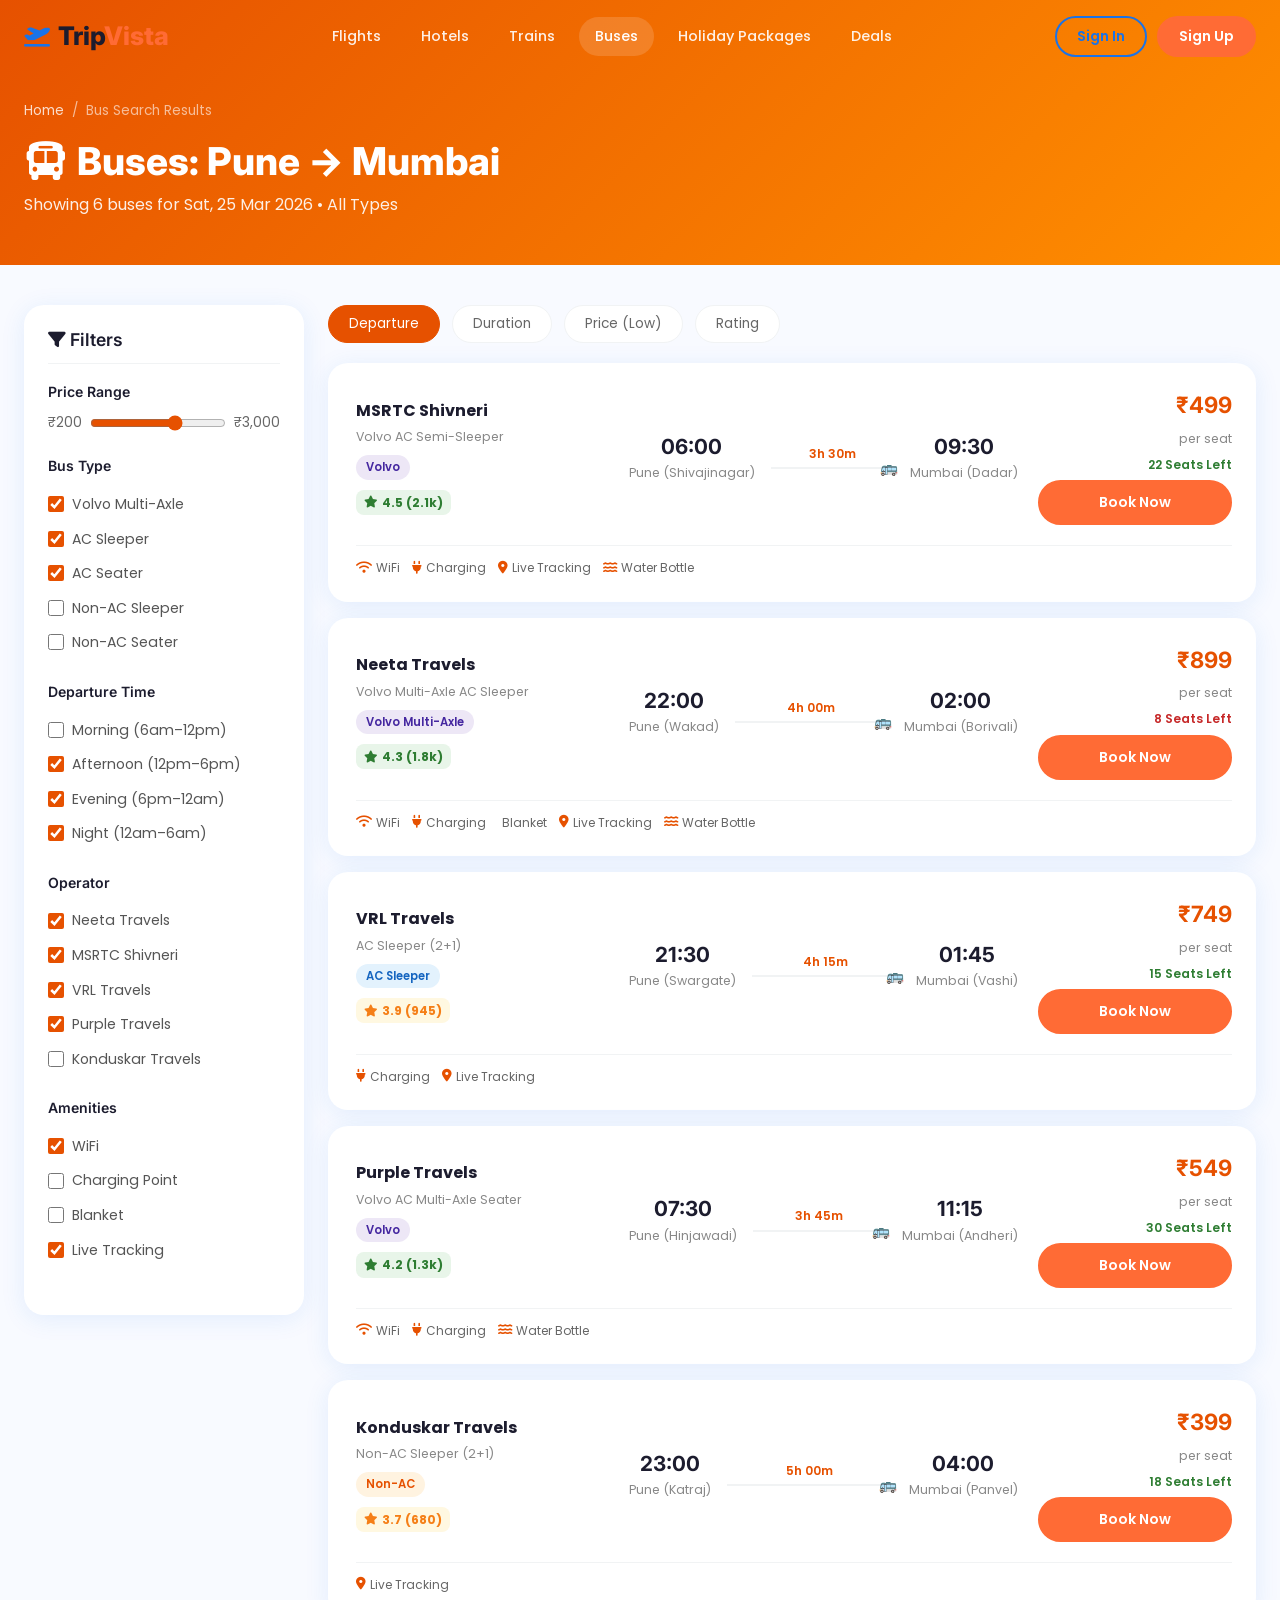
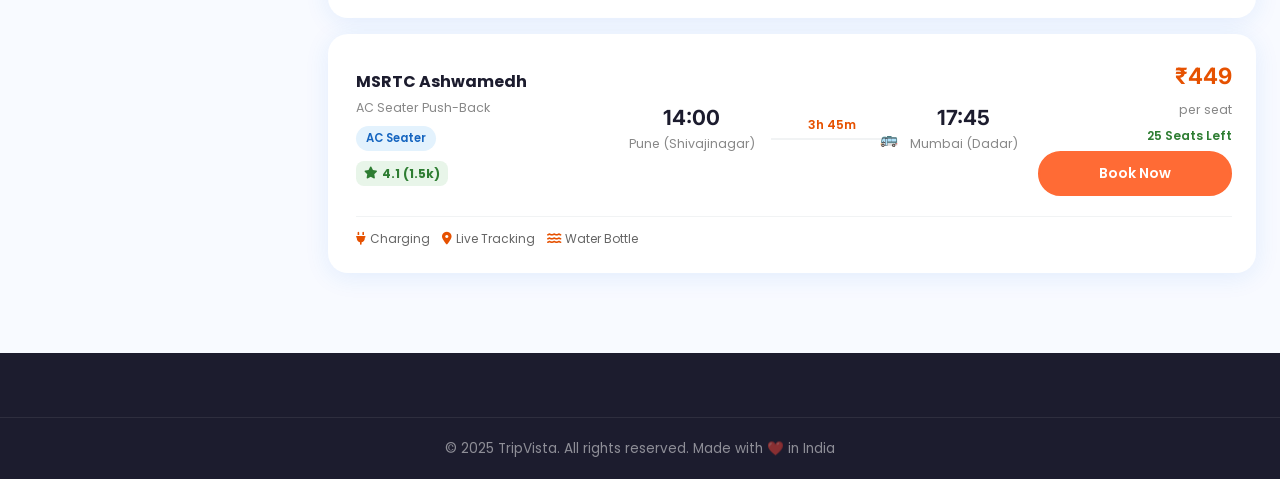
<file: tripvista/pages/buses.html>
<!DOCTYPE html>
<html lang="en">
<head>
  <meta charset="UTF-8" />
  <meta name="viewport" content="width=device-width, initial-scale=1.0" />
  <title>Bus Search Results — TripVista</title>
  <meta name="description" content="Search and book bus tickets on TripVista. 1000+ operators, AC sleeper, Volvo multi-axle buses with live tracking and instant e-tickets." />
  <link rel="preconnect" href="https://fonts.googleapis.com" />
  <link rel="preconnect" href="https://fonts.gstatic.com" crossorigin />
  <link href="https://fonts.googleapis.com/css2?family=Inter:wght@400;500;600;700;800;900&family=Poppins:wght@300;400;500;600;700&display=swap" rel="stylesheet" />
  <link rel="stylesheet" href="https://cdnjs.cloudflare.com/ajax/libs/font-awesome/6.5.1/css/all.min.css" />
  <link rel="stylesheet" href="../css/style.css" />
  <style>
    .page-header {
      background: linear-gradient(135deg, #E65100, #FF8F00);
      color: #fff; padding: 100px 0 48px;
    }
    .page-header h1 { font-size: clamp(1.8rem, 3vw, 2.5rem); margin-bottom: 8px; }
    .page-header p { color: rgba(255,255,255,0.9); }
    .breadcrumb { display: flex; gap: 8px; font-size: 0.85rem; color: rgba(255,255,255,0.6); margin-bottom: 16px; }
    .breadcrumb a { color: rgba(255,255,255,0.8); }
    .breadcrumb a:hover { color: #fff; }

    .results-layout {
      display: grid; grid-template-columns: 280px 1fr; gap: 24px; padding: 40px 0 80px;
    }
    .filters {
      background: #fff; border-radius: var(--radius-lg); padding: 24px;
      box-shadow: var(--card-shadow); height: fit-content; position: sticky; top: 90px;
    }
    .filters h3 { font-size: 1.1rem; margin-bottom: 20px; padding-bottom: 12px; border-bottom: 1px solid var(--bg-alt); }
    .filter-group { margin-bottom: 24px; }
    .filter-group h4 { font-size: 0.88rem; font-weight: 600; color: var(--dark); margin-bottom: 12px; }
    .filter-group label {
      display: flex; align-items: center; gap: 8px; padding: 6px 0;
      font-size: 0.88rem; color: #555; cursor: pointer;
    }
    .filter-group input[type="checkbox"] { accent-color: #E65100; width: 16px; height: 16px; }
    .price-range { display: flex; align-items: center; gap: 8px; font-size: 0.85rem; color: #666; }
    .price-range input[type="range"] { flex: 1; accent-color: #E65100; }

    .results-list { display: flex; flex-direction: column; gap: 16px; }

    .sort-bar { display: flex; gap: 12px; margin-bottom: 20px; flex-wrap: wrap; }
    .sort-btn {
      padding: 8px 20px; border-radius: var(--radius-full); border: 1px solid var(--bg-alt);
      background: #fff; font-family: var(--font-body); font-size: 0.85rem;
      cursor: pointer; transition: var(--transition-fast); color: #666;
    }
    .sort-btn:hover, .sort-btn.active { background: #E65100; color: #fff; border-color: #E65100; }

    .bus-card {
      background: #fff; border-radius: var(--radius-lg); padding: 24px;
      box-shadow: var(--card-shadow); display: grid;
      grid-template-columns: 1.3fr 2fr 1fr; gap: 20px; align-items: center;
      transition: var(--transition); border-left: 4px solid transparent;
    }
    .bus-card:hover { border-left-color: #E65100; box-shadow: var(--card-shadow-hover); transform: translateY(-2px); }

    .bus-info { display: flex; flex-direction: column; gap: 4px; }
    .bus-operator { font-weight: 700; font-size: 1rem; color: var(--dark); }
    .bus-type-label { font-size: 0.78rem; color: #888; }
    .bus-type-badge {
      display: inline-block; padding: 3px 10px; border-radius: var(--radius-full);
      font-size: 0.72rem; font-weight: 600; margin-top: 4px; width: fit-content;
    }
    .bus-type-badge--volvo { background: #EDE7F6; color: #4527A0; }
    .bus-type-badge--ac { background: #E3F2FD; color: #1565C0; }
    .bus-type-badge--nonac { background: #FFF3E0; color: #E65100; }
    .bus-type-badge--sleeper { background: #F3E5F5; color: #7B1FA2; }

    .bus-rating {
      display: inline-flex; align-items: center; gap: 4px;
      padding: 3px 8px; border-radius: var(--radius-sm);
      font-size: 0.75rem; font-weight: 700; margin-top: 6px; width: fit-content;
    }
    .bus-rating--high { background: #E8F5E9; color: #2E7D32; }
    .bus-rating--mid { background: #FFF8E1; color: #F57F17; }

    .journey-info {
      display: flex; align-items: center; gap: 16px; justify-content: center;
    }
    .time-block { text-align: center; }
    .time { font-size: 1.3rem; font-weight: 700; font-family: var(--font-head); }
    .city-name { font-size: 0.78rem; color: #888; }
    .bus-path {
      flex: 1; display: flex; flex-direction: column; align-items: center; gap: 4px;
    }
    .bus-path .duration { font-size: 0.75rem; color: #E65100; font-weight: 600; }
    .bus-path .line {
      width: 100%; height: 2px; background: var(--bg-alt); position: relative;
    }
    .bus-path .line::after {
      content: '🚌'; position: absolute; right: -4px; top: -10px; font-size: 0.9rem;
    }

    .price-block { text-align: right; display: flex; flex-direction: column; gap: 6px; }
    .price-block .price {
      font-size: 1.4rem; font-weight: 700; color: #E65100; font-family: var(--font-head);
    }
    .price-block small { font-size: 0.78rem; color: #888; }
    .seats-left {
      font-size: 0.75rem; color: #C62828; font-weight: 600;
    }
    .seats-left--plenty { color: #2E7D32; }

    .amenities-row {
      grid-column: 1 / -1; display: flex; gap: 12px; flex-wrap: wrap;
      padding-top: 12px; border-top: 1px solid var(--bg-alt);
    }
    .amenity {
      display: flex; align-items: center; gap: 4px; font-size: 0.75rem; color: #666;
    }
    .amenity i { color: #E65100; font-size: 0.8rem; }

    @media (max-width: 1024px) { .results-layout { grid-template-columns: 1fr; } .filters { position: static; } }
    @media (max-width: 768px) {
      .bus-card { grid-template-columns: 1fr; gap: 16px; text-align: center; }
      .price-block { text-align: center; align-items: center; }
      .journey-info { flex-direction: column; }
      .amenities-row { justify-content: center; }
    }
  </style>
</head>
<body>
  <header id="navbar" class="navbar scrolled">
    <div class="container navbar__inner">
      <a href="../index.html" class="navbar__logo" style="color: var(--dark);">
        <i class="fa-solid fa-plane-departure" style="color: var(--primary);"></i>
        <span>Trip<span class="logo-highlight">Vista</span></span>
      </a>
      <nav class="navbar__links">
        <a href="../index.html#hero" class="nav-link" data-tab="flights">Flights</a>
        <a href="../index.html#hero" class="nav-link" data-tab="hotels">Hotels</a>
        <a href="../index.html#hero" class="nav-link" data-tab="trains">Trains</a>
        <a href="../index.html#hero" class="nav-link active" data-tab="buses">Buses</a>
        <a href="../index.html#destinations" class="nav-link">Holiday Packages</a>
        <a href="../index.html#deals" class="nav-link">Deals</a>
      </nav>
      <div class="navbar__actions">
        <button class="btn btn-outline" style="color: var(--primary); border-color: var(--primary);">Sign In</button>
        <button class="btn btn-primary">Sign Up</button>
      </div>
      <button class="hamburger" id="hamburgerBtn" aria-label="Toggle Menu"><span style="background:var(--dark)"></span><span style="background:var(--dark)"></span><span style="background:var(--dark)"></span></button>
    </div>
  </header>

  <section class="page-header">
    <div class="container">
      <div class="breadcrumb">
        <a href="../index.html">Home</a> <span>/</span> <span>Bus Search Results</span>
      </div>
      <h1><i class="fa-solid fa-bus" style="margin-right: 10px;"></i>Buses: Pune → Mumbai</h1>
      <p>Showing 6 buses for Sat, 25 Mar 2026 • All Types</p>
    </div>
  </section>

  <div class="container">
    <div class="results-layout">
      <aside class="filters">
        <h3><i class="fa-solid fa-filter"></i> Filters</h3>
        <div class="filter-group">
          <h4>Price Range</h4>
          <div class="price-range">
            <span>₹200</span>
            <input type="range" min="200" max="3000" value="2000" />
            <span>₹3,000</span>
          </div>
        </div>
        <div class="filter-group">
          <h4>Bus Type</h4>
          <label><input type="checkbox" checked /> Volvo Multi-Axle</label>
          <label><input type="checkbox" checked /> AC Sleeper</label>
          <label><input type="checkbox" checked /> AC Seater</label>
          <label><input type="checkbox" /> Non-AC Sleeper</label>
          <label><input type="checkbox" /> Non-AC Seater</label>
        </div>
        <div class="filter-group">
          <h4>Departure Time</h4>
          <label><input type="checkbox" /> Morning (6am–12pm)</label>
          <label><input type="checkbox" checked /> Afternoon (12pm–6pm)</label>
          <label><input type="checkbox" checked /> Evening (6pm–12am)</label>
          <label><input type="checkbox" checked /> Night (12am–6am)</label>
        </div>
        <div class="filter-group">
          <h4>Operator</h4>
          <label><input type="checkbox" checked /> Neeta Travels</label>
          <label><input type="checkbox" checked /> MSRTC Shivneri</label>
          <label><input type="checkbox" checked /> VRL Travels</label>
          <label><input type="checkbox" checked /> Purple Travels</label>
          <label><input type="checkbox" /> Konduskar Travels</label>
        </div>
        <div class="filter-group">
          <h4>Amenities</h4>
          <label><input type="checkbox" checked /> WiFi</label>
          <label><input type="checkbox" /> Charging Point</label>
          <label><input type="checkbox" /> Blanket</label>
          <label><input type="checkbox" checked /> Live Tracking</label>
        </div>
      </aside>

      <div>
        <div class="sort-bar">
          <button class="sort-btn active">Departure</button>
          <button class="sort-btn">Duration</button>
          <button class="sort-btn">Price (Low)</button>
          <button class="sort-btn">Rating</button>
        </div>

        <div class="results-list">
          <!-- Bus 1 -->
          <div class="bus-card">
            <div class="bus-info">
              <span class="bus-operator">MSRTC Shivneri</span>
              <span class="bus-type-label">Volvo AC Semi-Sleeper</span>
              <span class="bus-type-badge bus-type-badge--volvo">Volvo</span>
              <span class="bus-rating bus-rating--high"><i class="fa-solid fa-star"></i> 4.5 (2.1k)</span>
            </div>
            <div class="journey-info">
              <div class="time-block">
                <div class="time">06:00</div>
                <div class="city-name">Pune (Shivajinagar)</div>
              </div>
              <div class="bus-path">
                <span class="duration">3h 30m</span>
                <div class="line"></div>
              </div>
              <div class="time-block">
                <div class="time">09:30</div>
                <div class="city-name">Mumbai (Dadar)</div>
              </div>
            </div>
            <div class="price-block">
              <div class="price">₹499</div>
              <small>per seat</small>
              <span class="seats-left seats-left--plenty">22 Seats Left</span>
              <button class="btn btn-primary btn--sm">Book Now</button>
            </div>
            <div class="amenities-row">
              <span class="amenity"><i class="fa-solid fa-wifi"></i> WiFi</span>
              <span class="amenity"><i class="fa-solid fa-plug"></i> Charging</span>
              <span class="amenity"><i class="fa-solid fa-location-dot"></i> Live Tracking</span>
              <span class="amenity"><i class="fa-solid fa-water"></i> Water Bottle</span>
            </div>
          </div>

          <!-- Bus 2 -->
          <div class="bus-card">
            <div class="bus-info">
              <span class="bus-operator">Neeta Travels</span>
              <span class="bus-type-label">Volvo Multi-Axle AC Sleeper</span>
              <span class="bus-type-badge bus-type-badge--volvo">Volvo Multi-Axle</span>
              <span class="bus-rating bus-rating--high"><i class="fa-solid fa-star"></i> 4.3 (1.8k)</span>
            </div>
            <div class="journey-info">
              <div class="time-block">
                <div class="time">22:00</div>
                <div class="city-name">Pune (Wakad)</div>
              </div>
              <div class="bus-path">
                <span class="duration">4h 00m</span>
                <div class="line"></div>
              </div>
              <div class="time-block">
                <div class="time">02:00</div>
                <div class="city-name">Mumbai (Borivali)</div>
              </div>
            </div>
            <div class="price-block">
              <div class="price">₹899</div>
              <small>per seat</small>
              <span class="seats-left">8 Seats Left</span>
              <button class="btn btn-primary btn--sm">Book Now</button>
            </div>
            <div class="amenities-row">
              <span class="amenity"><i class="fa-solid fa-wifi"></i> WiFi</span>
              <span class="amenity"><i class="fa-solid fa-plug"></i> Charging</span>
              <span class="amenity"><i class="fa-solid fa-blanket"></i> Blanket</span>
              <span class="amenity"><i class="fa-solid fa-location-dot"></i> Live Tracking</span>
              <span class="amenity"><i class="fa-solid fa-water"></i> Water Bottle</span>
            </div>
          </div>

          <!-- Bus 3 -->
          <div class="bus-card">
            <div class="bus-info">
              <span class="bus-operator">VRL Travels</span>
              <span class="bus-type-label">AC Sleeper (2+1)</span>
              <span class="bus-type-badge bus-type-badge--ac">AC Sleeper</span>
              <span class="bus-rating bus-rating--mid"><i class="fa-solid fa-star"></i> 3.9 (945)</span>
            </div>
            <div class="journey-info">
              <div class="time-block">
                <div class="time">21:30</div>
                <div class="city-name">Pune (Swargate)</div>
              </div>
              <div class="bus-path">
                <span class="duration">4h 15m</span>
                <div class="line"></div>
              </div>
              <div class="time-block">
                <div class="time">01:45</div>
                <div class="city-name">Mumbai (Vashi)</div>
              </div>
            </div>
            <div class="price-block">
              <div class="price">₹749</div>
              <small>per seat</small>
              <span class="seats-left seats-left--plenty">15 Seats Left</span>
              <button class="btn btn-primary btn--sm">Book Now</button>
            </div>
            <div class="amenities-row">
              <span class="amenity"><i class="fa-solid fa-plug"></i> Charging</span>
              <span class="amenity"><i class="fa-solid fa-location-dot"></i> Live Tracking</span>
            </div>
          </div>

          <!-- Bus 4 -->
          <div class="bus-card">
            <div class="bus-info">
              <span class="bus-operator">Purple Travels</span>
              <span class="bus-type-label">Volvo AC Multi-Axle Seater</span>
              <span class="bus-type-badge bus-type-badge--volvo">Volvo</span>
              <span class="bus-rating bus-rating--high"><i class="fa-solid fa-star"></i> 4.2 (1.3k)</span>
            </div>
            <div class="journey-info">
              <div class="time-block">
                <div class="time">07:30</div>
                <div class="city-name">Pune (Hinjawadi)</div>
              </div>
              <div class="bus-path">
                <span class="duration">3h 45m</span>
                <div class="line"></div>
              </div>
              <div class="time-block">
                <div class="time">11:15</div>
                <div class="city-name">Mumbai (Andheri)</div>
              </div>
            </div>
            <div class="price-block">
              <div class="price">₹549</div>
              <small>per seat</small>
              <span class="seats-left seats-left--plenty">30 Seats Left</span>
              <button class="btn btn-primary btn--sm">Book Now</button>
            </div>
            <div class="amenities-row">
              <span class="amenity"><i class="fa-solid fa-wifi"></i> WiFi</span>
              <span class="amenity"><i class="fa-solid fa-plug"></i> Charging</span>
              <span class="amenity"><i class="fa-solid fa-water"></i> Water Bottle</span>
            </div>
          </div>

          <!-- Bus 5 -->
          <div class="bus-card">
            <div class="bus-info">
              <span class="bus-operator">Konduskar Travels</span>
              <span class="bus-type-label">Non-AC Sleeper (2+1)</span>
              <span class="bus-type-badge bus-type-badge--nonac">Non-AC</span>
              <span class="bus-rating bus-rating--mid"><i class="fa-solid fa-star"></i> 3.7 (680)</span>
            </div>
            <div class="journey-info">
              <div class="time-block">
                <div class="time">23:00</div>
                <div class="city-name">Pune (Katraj)</div>
              </div>
              <div class="bus-path">
                <span class="duration">5h 00m</span>
                <div class="line"></div>
              </div>
              <div class="time-block">
                <div class="time">04:00</div>
                <div class="city-name">Mumbai (Panvel)</div>
              </div>
            </div>
            <div class="price-block">
              <div class="price">₹399</div>
              <small>per seat</small>
              <span class="seats-left seats-left--plenty">18 Seats Left</span>
              <button class="btn btn-primary btn--sm">Book Now</button>
            </div>
            <div class="amenities-row">
              <span class="amenity"><i class="fa-solid fa-location-dot"></i> Live Tracking</span>
            </div>
          </div>

          <!-- Bus 6 -->
          <div class="bus-card">
            <div class="bus-info">
              <span class="bus-operator">MSRTC Ashwamedh</span>
              <span class="bus-type-label">AC Seater Push-Back</span>
              <span class="bus-type-badge bus-type-badge--ac">AC Seater</span>
              <span class="bus-rating bus-rating--high"><i class="fa-solid fa-star"></i> 4.1 (1.5k)</span>
            </div>
            <div class="journey-info">
              <div class="time-block">
                <div class="time">14:00</div>
                <div class="city-name">Pune (Shivajinagar)</div>
              </div>
              <div class="bus-path">
                <span class="duration">3h 45m</span>
                <div class="line"></div>
              </div>
              <div class="time-block">
                <div class="time">17:45</div>
                <div class="city-name">Mumbai (Dadar)</div>
              </div>
            </div>
            <div class="price-block">
              <div class="price">₹449</div>
              <small>per seat</small>
              <span class="seats-left seats-left--plenty">25 Seats Left</span>
              <button class="btn btn-primary btn--sm">Book Now</button>
            </div>
            <div class="amenities-row">
              <span class="amenity"><i class="fa-solid fa-plug"></i> Charging</span>
              <span class="amenity"><i class="fa-solid fa-location-dot"></i> Live Tracking</span>
              <span class="amenity"><i class="fa-solid fa-water"></i> Water Bottle</span>
            </div>
          </div>
        </div>
      </div>
    </div>
  </div>

  <footer class="footer">
    <div class="footer__bottom">
      <div class="container">
        <p>&copy; 2025 TripVista. All rights reserved. Made with ❤️ in India</p>
      </div>
    </div>
  </footer>

  <button class="scroll-top" id="scrollTopBtn" aria-label="Scroll to top"><i class="fa-solid fa-arrow-up"></i></button>
  <script src="../js/main.js"></script>
</body>
</html>
</file>
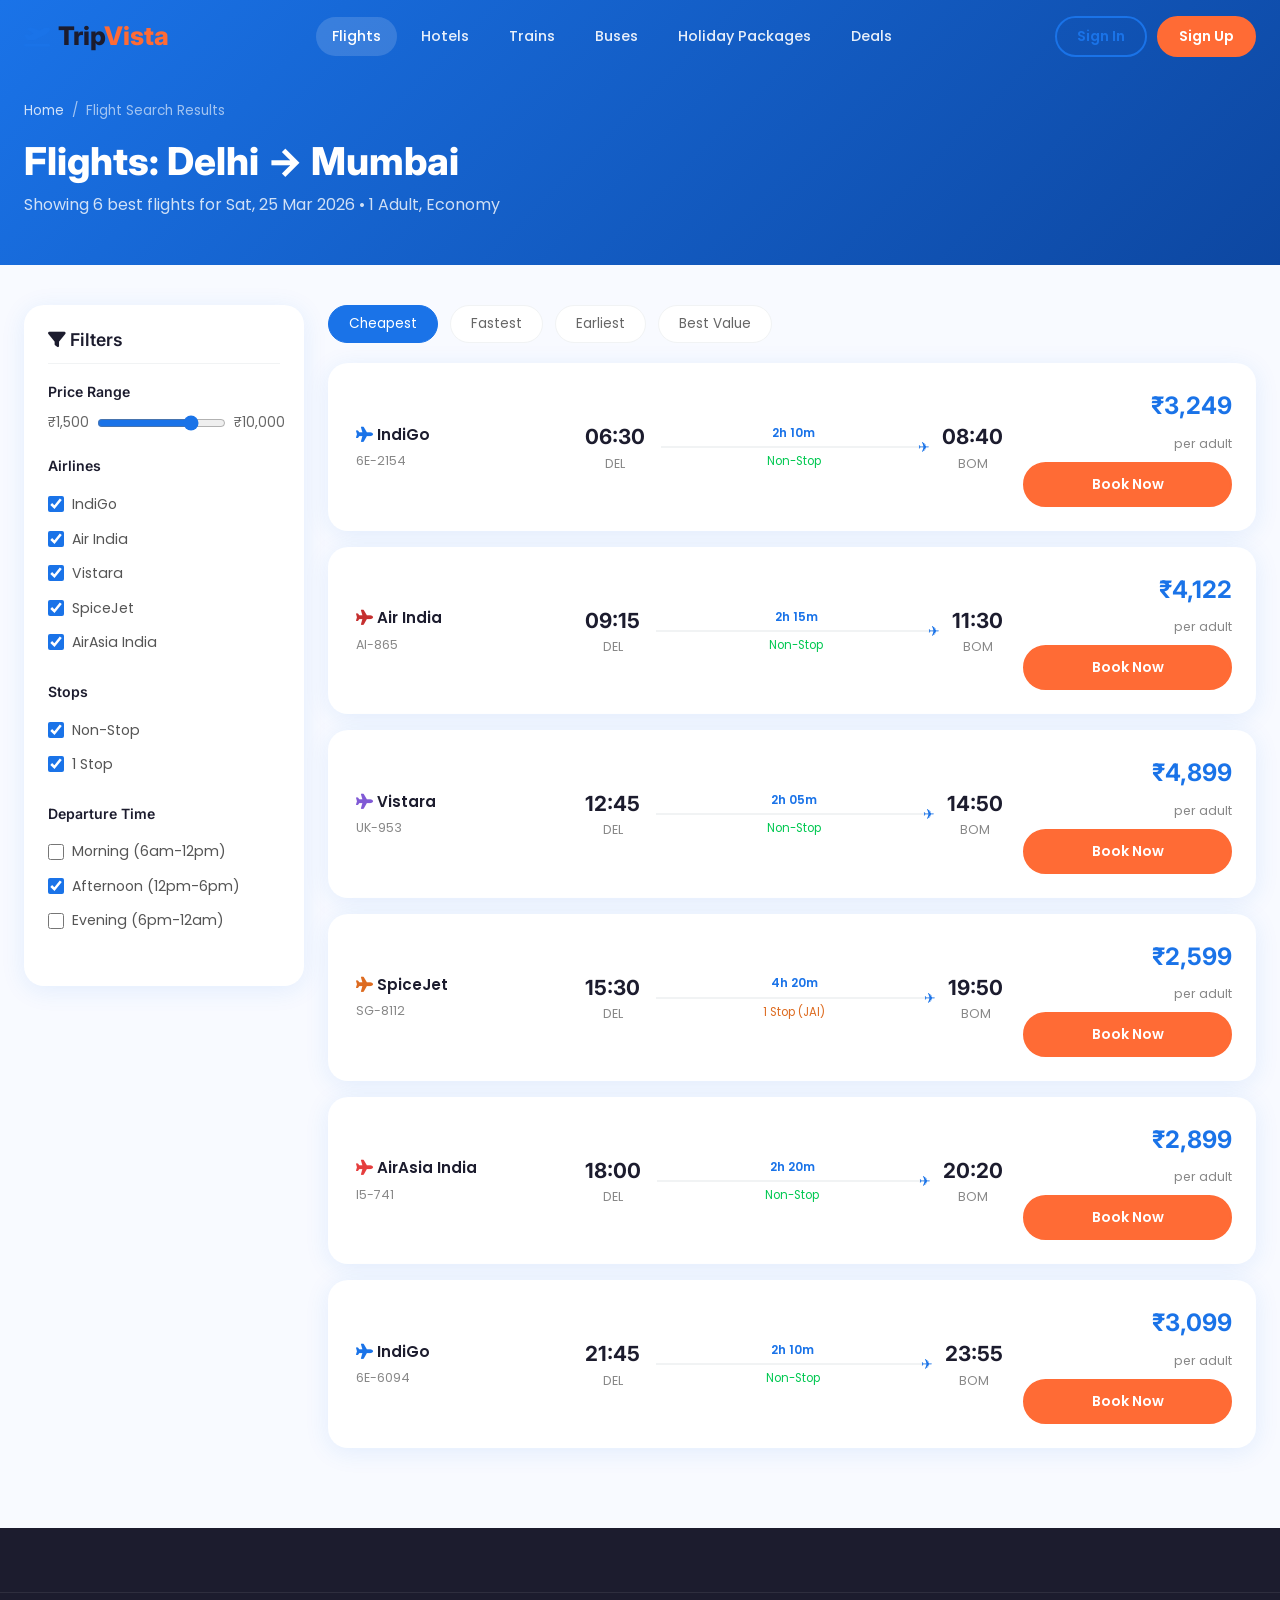
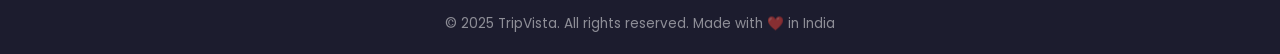
<file: tripvista/pages/flights.html>
<!DOCTYPE html>
<html lang="en">
<head>
  <meta charset="UTF-8" />
  <meta name="viewport" content="width=device-width, initial-scale=1.0" />
  <title>Flight Search Results — TripVista</title>
  <meta name="description" content="Search and compare cheap flights across 500+ routes. Book domestic and international flights at best prices on TripVista." />
  <link rel="preconnect" href="https://fonts.googleapis.com" />
  <link rel="preconnect" href="https://fonts.gstatic.com" crossorigin />
  <link href="https://fonts.googleapis.com/css2?family=Inter:wght@400;500;600;700;800;900&family=Poppins:wght@300;400;500;600;700&display=swap" rel="stylesheet" />
  <link rel="stylesheet" href="https://cdnjs.cloudflare.com/ajax/libs/font-awesome/6.5.1/css/all.min.css" />
  <link rel="stylesheet" href="../css/style.css" />
  <style>
    /* Page-specific styles for flight results */
    .page-header {
      background: linear-gradient(135deg, var(--primary), #0D47A1);
      color: #fff;
      padding: 100px 0 48px;
    }
    .page-header h1 { font-size: clamp(1.8rem, 3vw, 2.5rem); margin-bottom: 8px; }
    .page-header p { color: rgba(255,255,255,0.8); }
    .breadcrumb { display: flex; gap: 8px; font-size: 0.85rem; color: rgba(255,255,255,0.6); margin-bottom: 16px; }
    .breadcrumb a { color: rgba(255,255,255,0.8); }
    .breadcrumb a:hover { color: #fff; }

    .results-layout {
      display: grid;
      grid-template-columns: 280px 1fr;
      gap: 24px;
      padding: 40px 0 80px;
    }

    /* Filters sidebar */
    .filters {
      background: #fff;
      border-radius: var(--radius-lg);
      padding: 24px;
      box-shadow: var(--card-shadow);
      height: fit-content;
      position: sticky;
      top: 90px;
    }
    .filters h3 { font-size: 1.1rem; margin-bottom: 20px; padding-bottom: 12px; border-bottom: 1px solid var(--bg-alt); }
    .filter-group { margin-bottom: 24px; }
    .filter-group h4 { font-size: 0.88rem; font-weight: 600; color: var(--dark); margin-bottom: 12px; }
    .filter-group label {
      display: flex; align-items: center; gap: 8px; padding: 6px 0;
      font-size: 0.88rem; color: #555; cursor: pointer;
    }
    .filter-group input[type="checkbox"] { accent-color: var(--primary); width: 16px; height: 16px; }
    .price-range { display: flex; align-items: center; gap: 8px; font-size: 0.85rem; color: #666; }
    .price-range input[type="range"] { flex: 1; accent-color: var(--primary); }

    /* Flight result cards */
    .results-list { display: flex; flex-direction: column; gap: 16px; }
    .result-card {
      background: #fff; border-radius: var(--radius-lg); padding: 24px;
      box-shadow: var(--card-shadow); display: grid;
      grid-template-columns: 1fr 2fr 1fr; gap: 20px; align-items: center;
      transition: var(--transition); border-left: 4px solid transparent;
    }
    .result-card:hover { border-left-color: var(--primary); box-shadow: var(--card-shadow-hover); transform: translateY(-2px); }

    .airline-info { display: flex; flex-direction: column; gap: 4px; }
    .airline-name { font-weight: 600; font-size: 0.95rem; }
    .flight-number { font-size: 0.78rem; color: #888; }

    .flight-info {
      display: flex; align-items: center; gap: 16px; justify-content: center;
    }
    .time-block { text-align: center; }
    .time { font-size: 1.3rem; font-weight: 700; font-family: var(--font-head); }
    .city-code { font-size: 0.78rem; color: #888; }
    .flight-path {
      flex: 1; display: flex; flex-direction: column; align-items: center; gap: 4px; position: relative;
    }
    .flight-path .duration { font-size: 0.75rem; color: var(--primary); font-weight: 600; }
    .flight-path .line {
      width: 100%; height: 2px; background: var(--bg-alt); position: relative;
    }
    .flight-path .line::after {
      content: '✈'; position: absolute; right: -4px; top: -10px; font-size: 0.9rem; color: var(--primary);
    }
    .flight-path .stops { font-size: 0.72rem; color: var(--success); }

    .price-block { text-align: right; display: flex; flex-direction: column; gap: 8px; }
    .price-block .price { font-size: 1.5rem; font-weight: 700; color: var(--primary); font-family: var(--font-head); }
    .price-block small { font-size: 0.78rem; color: #888; }

    .sort-bar {
      display: flex; gap: 12px; margin-bottom: 20px; flex-wrap: wrap;
    }
    .sort-btn {
      padding: 8px 20px; border-radius: var(--radius-full); border: 1px solid var(--bg-alt);
      background: #fff; font-family: var(--font-body); font-size: 0.85rem;
      cursor: pointer; transition: var(--transition-fast); color: #666;
    }
    .sort-btn:hover, .sort-btn.active {
      background: var(--primary); color: #fff; border-color: var(--primary);
    }

    @media (max-width: 1024px) {
      .results-layout { grid-template-columns: 1fr; }
      .filters { position: static; }
    }
    @media (max-width: 768px) {
      .result-card { grid-template-columns: 1fr; gap: 16px; text-align: center; }
      .price-block { text-align: center; }
      .flight-info { flex-direction: column; }
    }
  </style>
</head>
<body>
  <!-- Navigation -->
  <header id="navbar" class="navbar scrolled">
    <div class="container navbar__inner">
      <a href="../index.html" class="navbar__logo" style="color: var(--dark);">
        <i class="fa-solid fa-plane-departure" style="color: var(--primary);"></i>
        <span>Trip<span class="logo-highlight">Vista</span></span>
      </a>
      <nav class="navbar__links">
        <a href="../index.html#hero" class="nav-link active">Flights</a>
        <a href="../index.html#hero" class="nav-link">Hotels</a>
        <a href="../index.html#hero" class="nav-link">Trains</a>
        <a href="../index.html#hero" class="nav-link">Buses</a>
        <a href="../index.html#destinations" class="nav-link">Holiday Packages</a>
        <a href="../index.html#deals" class="nav-link">Deals</a>
      </nav>
      <div class="navbar__actions">
        <button class="btn btn-outline" style="color: var(--primary); border-color: var(--primary);">Sign In</button>
        <button class="btn btn-primary">Sign Up</button>
      </div>
      <button class="hamburger" id="hamburgerBtn" aria-label="Toggle Menu"><span style="background:var(--dark)"></span><span style="background:var(--dark)"></span><span style="background:var(--dark)"></span></button>
    </div>
  </header>

  <!-- Page Header -->
  <section class="page-header">
    <div class="container">
      <div class="breadcrumb">
        <a href="../index.html">Home</a> <span>/</span> <span>Flight Search Results</span>
      </div>
      <h1>Flights: Delhi → Mumbai</h1>
      <p>Showing 6 best flights for Sat, 25 Mar 2026 • 1 Adult, Economy</p>
    </div>
  </section>

  <!-- Results -->
  <div class="container">
    <div class="results-layout">
      <!-- Sidebar Filters -->
      <aside class="filters">
        <h3><i class="fa-solid fa-filter"></i> Filters</h3>

        <div class="filter-group">
          <h4>Price Range</h4>
          <div class="price-range">
            <span>₹1,500</span>
            <input type="range" min="1500" max="10000" value="8000" />
            <span>₹10,000</span>
          </div>
        </div>

        <div class="filter-group">
          <h4>Airlines</h4>
          <label><input type="checkbox" checked /> IndiGo</label>
          <label><input type="checkbox" checked /> Air India</label>
          <label><input type="checkbox" checked /> Vistara</label>
          <label><input type="checkbox" checked /> SpiceJet</label>
          <label><input type="checkbox" checked /> AirAsia India</label>
        </div>

        <div class="filter-group">
          <h4>Stops</h4>
          <label><input type="checkbox" checked /> Non-Stop</label>
          <label><input type="checkbox" checked /> 1 Stop</label>
        </div>

        <div class="filter-group">
          <h4>Departure Time</h4>
          <label><input type="checkbox" /> Morning (6am-12pm)</label>
          <label><input type="checkbox" checked /> Afternoon (12pm-6pm)</label>
          <label><input type="checkbox" /> Evening (6pm-12am)</label>
        </div>
      </aside>

      <!-- Results List -->
      <div>
        <div class="sort-bar">
          <button class="sort-btn active">Cheapest</button>
          <button class="sort-btn">Fastest</button>
          <button class="sort-btn">Earliest</button>
          <button class="sort-btn">Best Value</button>
        </div>

        <div class="results-list">
          <!-- Result 1 -->
          <div class="result-card">
            <div class="airline-info">
              <span class="airline-name"><i class="fa-solid fa-plane" style="color:var(--primary);"></i> IndiGo</span>
              <span class="flight-number">6E-2154</span>
            </div>
            <div class="flight-info">
              <div class="time-block">
                <div class="time">06:30</div>
                <div class="city-code">DEL</div>
              </div>
              <div class="flight-path">
                <span class="duration">2h 10m</span>
                <div class="line"></div>
                <span class="stops">Non-Stop</span>
              </div>
              <div class="time-block">
                <div class="time">08:40</div>
                <div class="city-code">BOM</div>
              </div>
            </div>
            <div class="price-block">
              <div class="price">₹3,249</div>
              <small>per adult</small>
              <button class="btn btn-primary btn--sm">Book Now</button>
            </div>
          </div>

          <!-- Result 2 -->
          <div class="result-card">
            <div class="airline-info">
              <span class="airline-name"><i class="fa-solid fa-plane" style="color:#C53030;"></i> Air India</span>
              <span class="flight-number">AI-865</span>
            </div>
            <div class="flight-info">
              <div class="time-block">
                <div class="time">09:15</div>
                <div class="city-code">DEL</div>
              </div>
              <div class="flight-path">
                <span class="duration">2h 15m</span>
                <div class="line"></div>
                <span class="stops">Non-Stop</span>
              </div>
              <div class="time-block">
                <div class="time">11:30</div>
                <div class="city-code">BOM</div>
              </div>
            </div>
            <div class="price-block">
              <div class="price">₹4,122</div>
              <small>per adult</small>
              <button class="btn btn-primary btn--sm">Book Now</button>
            </div>
          </div>

          <!-- Result 3 -->
          <div class="result-card">
            <div class="airline-info">
              <span class="airline-name"><i class="fa-solid fa-plane" style="color:#805AD5;"></i> Vistara</span>
              <span class="flight-number">UK-953</span>
            </div>
            <div class="flight-info">
              <div class="time-block">
                <div class="time">12:45</div>
                <div class="city-code">DEL</div>
              </div>
              <div class="flight-path">
                <span class="duration">2h 05m</span>
                <div class="line"></div>
                <span class="stops">Non-Stop</span>
              </div>
              <div class="time-block">
                <div class="time">14:50</div>
                <div class="city-code">BOM</div>
              </div>
            </div>
            <div class="price-block">
              <div class="price">₹4,899</div>
              <small>per adult</small>
              <button class="btn btn-primary btn--sm">Book Now</button>
            </div>
          </div>

          <!-- Result 4 -->
          <div class="result-card">
            <div class="airline-info">
              <span class="airline-name"><i class="fa-solid fa-plane" style="color:#DD6B20;"></i> SpiceJet</span>
              <span class="flight-number">SG-8112</span>
            </div>
            <div class="flight-info">
              <div class="time-block">
                <div class="time">15:30</div>
                <div class="city-code">DEL</div>
              </div>
              <div class="flight-path">
                <span class="duration">4h 20m</span>
                <div class="line"></div>
                <span class="stops" style="color:#DD6B20;">1 Stop (JAI)</span>
              </div>
              <div class="time-block">
                <div class="time">19:50</div>
                <div class="city-code">BOM</div>
              </div>
            </div>
            <div class="price-block">
              <div class="price">₹2,599</div>
              <small>per adult</small>
              <button class="btn btn-primary btn--sm">Book Now</button>
            </div>
          </div>

          <!-- Result 5 -->
          <div class="result-card">
            <div class="airline-info">
              <span class="airline-name"><i class="fa-solid fa-plane" style="color:#E53E3E;"></i> AirAsia India</span>
              <span class="flight-number">I5-741</span>
            </div>
            <div class="flight-info">
              <div class="time-block">
                <div class="time">18:00</div>
                <div class="city-code">DEL</div>
              </div>
              <div class="flight-path">
                <span class="duration">2h 20m</span>
                <div class="line"></div>
                <span class="stops">Non-Stop</span>
              </div>
              <div class="time-block">
                <div class="time">20:20</div>
                <div class="city-code">BOM</div>
              </div>
            </div>
            <div class="price-block">
              <div class="price">₹2,899</div>
              <small>per adult</small>
              <button class="btn btn-primary btn--sm">Book Now</button>
            </div>
          </div>

          <!-- Result 6 -->
          <div class="result-card">
            <div class="airline-info">
              <span class="airline-name"><i class="fa-solid fa-plane" style="color:var(--primary);"></i> IndiGo</span>
              <span class="flight-number">6E-6094</span>
            </div>
            <div class="flight-info">
              <div class="time-block">
                <div class="time">21:45</div>
                <div class="city-code">DEL</div>
              </div>
              <div class="flight-path">
                <span class="duration">2h 10m</span>
                <div class="line"></div>
                <span class="stops">Non-Stop</span>
              </div>
              <div class="time-block">
                <div class="time">23:55</div>
                <div class="city-code">BOM</div>
              </div>
            </div>
            <div class="price-block">
              <div class="price">₹3,099</div>
              <small>per adult</small>
              <button class="btn btn-primary btn--sm">Book Now</button>
            </div>
          </div>
        </div>
      </div>
    </div>
  </div>

  <!-- Footer (simplified) -->
  <footer class="footer">
    <div class="footer__bottom">
      <div class="container">
        <p>&copy; 2025 TripVista. All rights reserved. Made with ❤️ in India</p>
      </div>
    </div>
  </footer>

  <button class="scroll-top" id="scrollTopBtn" aria-label="Scroll to top"><i class="fa-solid fa-arrow-up"></i></button>
  <script src="../js/main.js"></script>
</body>
</html>
</file>
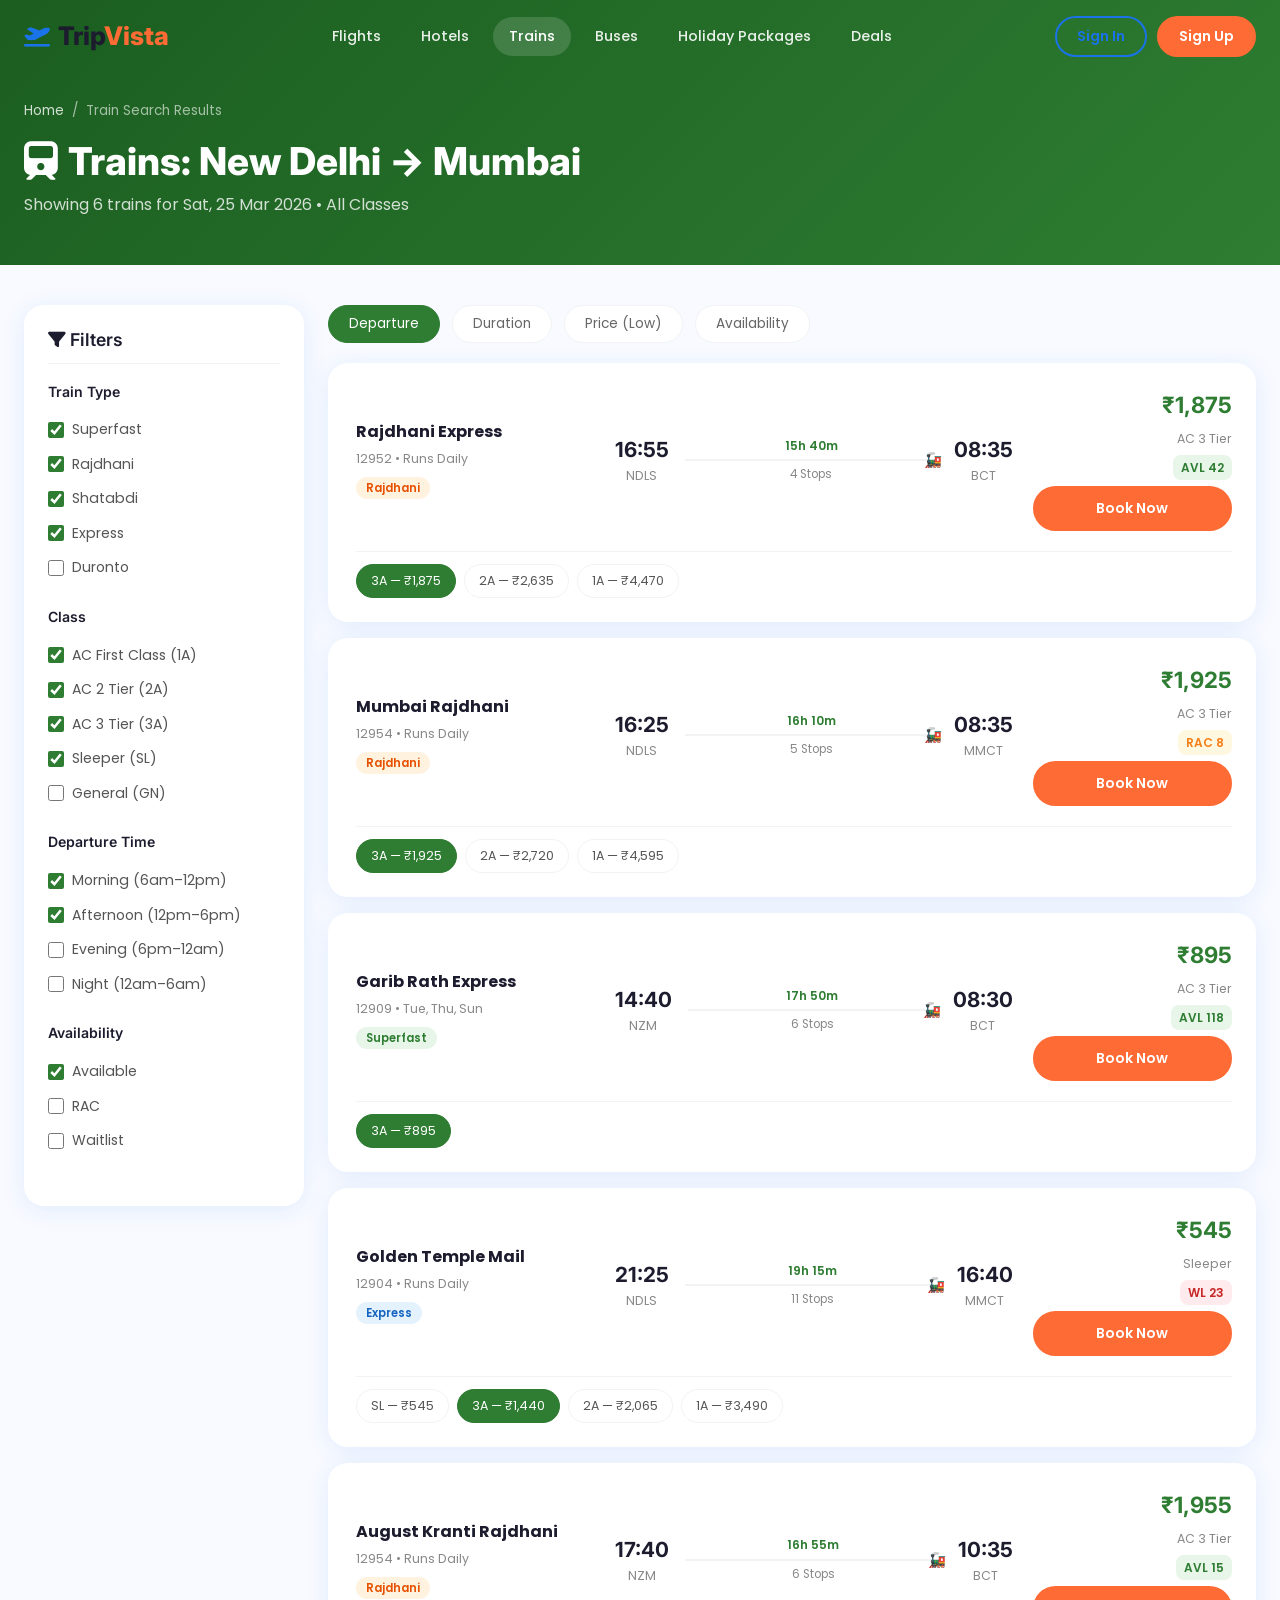
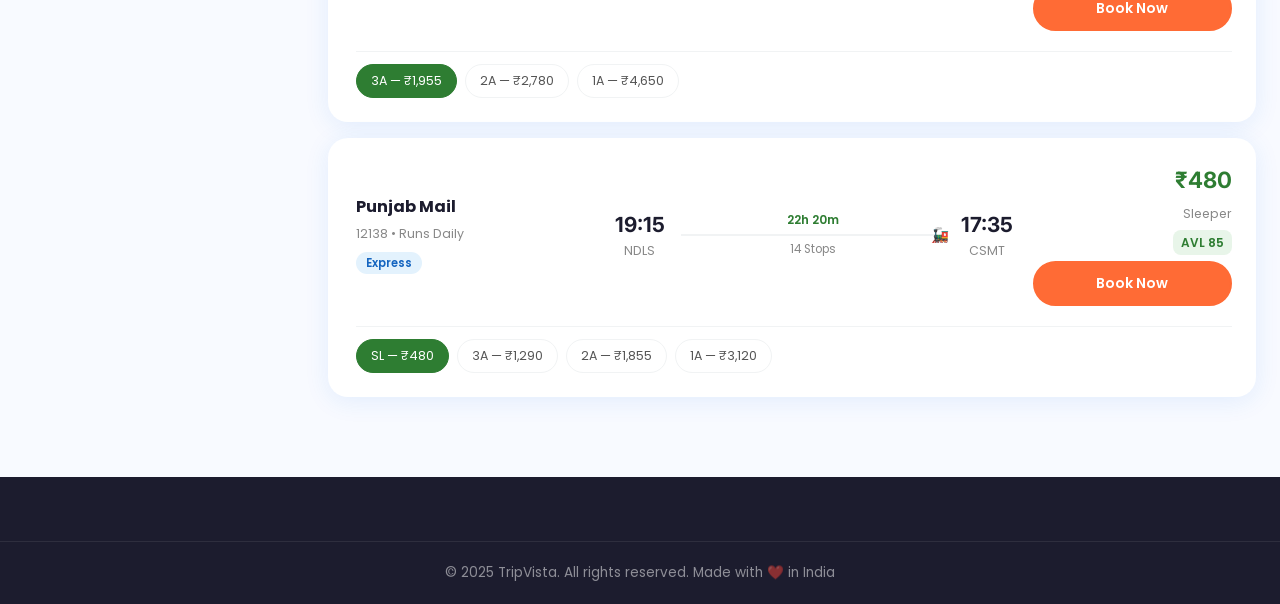
<file: tripvista/pages/trains.html>
<!DOCTYPE html>
<html lang="en">
<head>
  <meta charset="UTF-8" />
  <meta name="viewport" content="width=device-width, initial-scale=1.0" />
  <title>Train Search Results — TripVista</title>
  <meta name="description" content="Search and book IRCTC train tickets on TripVista. Tatkal, premium quota availability. Live PNR status and instant e-tickets." />
  <link rel="preconnect" href="https://fonts.googleapis.com" />
  <link rel="preconnect" href="https://fonts.gstatic.com" crossorigin />
  <link href="https://fonts.googleapis.com/css2?family=Inter:wght@400;500;600;700;800;900&family=Poppins:wght@300;400;500;600;700&display=swap" rel="stylesheet" />
  <link rel="stylesheet" href="https://cdnjs.cloudflare.com/ajax/libs/font-awesome/6.5.1/css/all.min.css" />
  <link rel="stylesheet" href="../css/style.css" />
  <style>
    .page-header {
      background: linear-gradient(135deg, #1B5E20, #2E7D32);
      color: #fff; padding: 100px 0 48px;
    }
    .page-header h1 { font-size: clamp(1.8rem, 3vw, 2.5rem); margin-bottom: 8px; }
    .page-header p { color: rgba(255,255,255,0.8); }
    .breadcrumb { display: flex; gap: 8px; font-size: 0.85rem; color: rgba(255,255,255,0.6); margin-bottom: 16px; }
    .breadcrumb a { color: rgba(255,255,255,0.8); }
    .breadcrumb a:hover { color: #fff; }

    .results-layout {
      display: grid; grid-template-columns: 280px 1fr; gap: 24px; padding: 40px 0 80px;
    }
    .filters {
      background: #fff; border-radius: var(--radius-lg); padding: 24px;
      box-shadow: var(--card-shadow); height: fit-content; position: sticky; top: 90px;
    }
    .filters h3 { font-size: 1.1rem; margin-bottom: 20px; padding-bottom: 12px; border-bottom: 1px solid var(--bg-alt); }
    .filter-group { margin-bottom: 24px; }
    .filter-group h4 { font-size: 0.88rem; font-weight: 600; color: var(--dark); margin-bottom: 12px; }
    .filter-group label {
      display: flex; align-items: center; gap: 8px; padding: 6px 0;
      font-size: 0.88rem; color: #555; cursor: pointer;
    }
    .filter-group input[type="checkbox"] { accent-color: #2E7D32; width: 16px; height: 16px; }

    .results-list { display: flex; flex-direction: column; gap: 16px; }

    .sort-bar { display: flex; gap: 12px; margin-bottom: 20px; flex-wrap: wrap; }
    .sort-btn {
      padding: 8px 20px; border-radius: var(--radius-full); border: 1px solid var(--bg-alt);
      background: #fff; font-family: var(--font-body); font-size: 0.85rem;
      cursor: pointer; transition: var(--transition-fast); color: #666;
    }
    .sort-btn:hover, .sort-btn.active { background: #2E7D32; color: #fff; border-color: #2E7D32; }

    .train-card {
      background: #fff; border-radius: var(--radius-lg); padding: 24px;
      box-shadow: var(--card-shadow); display: grid;
      grid-template-columns: 1.2fr 2fr 1fr; gap: 20px; align-items: center;
      transition: var(--transition); border-left: 4px solid transparent;
    }
    .train-card:hover { border-left-color: #2E7D32; box-shadow: var(--card-shadow-hover); transform: translateY(-2px); }

    .train-info { display: flex; flex-direction: column; gap: 4px; }
    .train-name { font-weight: 700; font-size: 1rem; color: var(--dark); }
    .train-number { font-size: 0.78rem; color: #888; }
    .train-type {
      display: inline-block; padding: 2px 10px; border-radius: var(--radius-full);
      font-size: 0.72rem; font-weight: 600; margin-top: 4px; width: fit-content;
    }
    .train-type--sf { background: #E8F5E9; color: #2E7D32; }
    .train-type--raj { background: #FFF3E0; color: #E65100; }
    .train-type--exp { background: #E3F2FD; color: #1565C0; }
    .train-type--shatabdi { background: #FCE4EC; color: #C62828; }

    .journey-info {
      display: flex; align-items: center; gap: 16px; justify-content: center;
    }
    .time-block { text-align: center; }
    .time { font-size: 1.3rem; font-weight: 700; font-family: var(--font-head); }
    .station-code { font-size: 0.78rem; color: #888; }
    .train-path {
      flex: 1; display: flex; flex-direction: column; align-items: center; gap: 4px;
    }
    .train-path .duration { font-size: 0.75rem; color: #2E7D32; font-weight: 600; }
    .train-path .line {
      width: 100%; height: 2px; background: var(--bg-alt); position: relative;
    }
    .train-path .line::after {
      content: '🚂'; position: absolute; right: -4px; top: -10px; font-size: 0.9rem;
    }
    .train-path .stops { font-size: 0.72rem; color: #888; }

    .availability-block { text-align: right; display: flex; flex-direction: column; gap: 6px; }
    .availability-block .price {
      font-size: 1.4rem; font-weight: 700; color: #2E7D32; font-family: var(--font-head);
    }
    .availability-block small { font-size: 0.78rem; color: #888; }
    .seat-avail {
      font-size: 0.75rem; padding: 3px 8px; border-radius: var(--radius-sm);
      font-weight: 600; display: inline-block; width: fit-content; margin-left: auto;
    }
    .seat-avail--available { background: #E8F5E9; color: #2E7D32; }
    .seat-avail--rac { background: #FFF8E1; color: #F57F17; }
    .seat-avail--wl { background: #FFEBEE; color: #C62828; }

    .classes-row {
      grid-column: 1 / -1; display: flex; gap: 8px; flex-wrap: wrap;
      padding-top: 12px; border-top: 1px solid var(--bg-alt);
    }
    .class-chip {
      padding: 6px 14px; border-radius: var(--radius-full); font-size: 0.78rem;
      border: 1px solid var(--bg-alt); cursor: pointer; transition: var(--transition-fast);
      background: #fff; color: #555;
    }
    .class-chip:hover, .class-chip.active { background: #2E7D32; color: #fff; border-color: #2E7D32; }

    @media (max-width: 1024px) { .results-layout { grid-template-columns: 1fr; } .filters { position: static; } }
    @media (max-width: 768px) {
      .train-card { grid-template-columns: 1fr; gap: 16px; text-align: center; }
      .availability-block { text-align: center; align-items: center; }
      .journey-info { flex-direction: column; }
      .classes-row { justify-content: center; }
    }
  </style>
</head>
<body>
  <header id="navbar" class="navbar scrolled">
    <div class="container navbar__inner">
      <a href="../index.html" class="navbar__logo" style="color: var(--dark);">
        <i class="fa-solid fa-plane-departure" style="color: var(--primary);"></i>
        <span>Trip<span class="logo-highlight">Vista</span></span>
      </a>
      <nav class="navbar__links">
        <a href="../index.html#hero" class="nav-link" data-tab="flights">Flights</a>
        <a href="../index.html#hero" class="nav-link" data-tab="hotels">Hotels</a>
        <a href="../index.html#hero" class="nav-link active" data-tab="trains">Trains</a>
        <a href="../index.html#hero" class="nav-link" data-tab="buses">Buses</a>
        <a href="../index.html#destinations" class="nav-link">Holiday Packages</a>
        <a href="../index.html#deals" class="nav-link">Deals</a>
      </nav>
      <div class="navbar__actions">
        <button class="btn btn-outline" style="color: var(--primary); border-color: var(--primary);">Sign In</button>
        <button class="btn btn-primary">Sign Up</button>
      </div>
      <button class="hamburger" id="hamburgerBtn" aria-label="Toggle Menu"><span style="background:var(--dark)"></span><span style="background:var(--dark)"></span><span style="background:var(--dark)"></span></button>
    </div>
  </header>

  <section class="page-header">
    <div class="container">
      <div class="breadcrumb">
        <a href="../index.html">Home</a> <span>/</span> <span>Train Search Results</span>
      </div>
      <h1><i class="fa-solid fa-train" style="margin-right: 10px;"></i>Trains: New Delhi → Mumbai</h1>
      <p>Showing 6 trains for Sat, 25 Mar 2026 • All Classes</p>
    </div>
  </section>

  <div class="container">
    <div class="results-layout">
      <aside class="filters">
        <h3><i class="fa-solid fa-filter"></i> Filters</h3>
        <div class="filter-group">
          <h4>Train Type</h4>
          <label><input type="checkbox" checked /> Superfast</label>
          <label><input type="checkbox" checked /> Rajdhani</label>
          <label><input type="checkbox" checked /> Shatabdi</label>
          <label><input type="checkbox" checked /> Express</label>
          <label><input type="checkbox" /> Duronto</label>
        </div>
        <div class="filter-group">
          <h4>Class</h4>
          <label><input type="checkbox" checked /> AC First Class (1A)</label>
          <label><input type="checkbox" checked /> AC 2 Tier (2A)</label>
          <label><input type="checkbox" checked /> AC 3 Tier (3A)</label>
          <label><input type="checkbox" checked /> Sleeper (SL)</label>
          <label><input type="checkbox" /> General (GN)</label>
        </div>
        <div class="filter-group">
          <h4>Departure Time</h4>
          <label><input type="checkbox" checked /> Morning (6am–12pm)</label>
          <label><input type="checkbox" checked /> Afternoon (12pm–6pm)</label>
          <label><input type="checkbox" /> Evening (6pm–12am)</label>
          <label><input type="checkbox" /> Night (12am–6am)</label>
        </div>
        <div class="filter-group">
          <h4>Availability</h4>
          <label><input type="checkbox" checked /> Available</label>
          <label><input type="checkbox" /> RAC</label>
          <label><input type="checkbox" /> Waitlist</label>
        </div>
      </aside>

      <div>
        <div class="sort-bar">
          <button class="sort-btn active">Departure</button>
          <button class="sort-btn">Duration</button>
          <button class="sort-btn">Price (Low)</button>
          <button class="sort-btn">Availability</button>
        </div>

        <div class="results-list">
          <!-- Train 1 -->
          <div class="train-card">
            <div class="train-info">
              <span class="train-name">Rajdhani Express</span>
              <span class="train-number">12952 • Runs Daily</span>
              <span class="train-type train-type--raj">Rajdhani</span>
            </div>
            <div class="journey-info">
              <div class="time-block">
                <div class="time">16:55</div>
                <div class="station-code">NDLS</div>
              </div>
              <div class="train-path">
                <span class="duration">15h 40m</span>
                <div class="line"></div>
                <span class="stops">4 Stops</span>
              </div>
              <div class="time-block">
                <div class="time">08:35</div>
                <div class="station-code">BCT</div>
              </div>
            </div>
            <div class="availability-block">
              <div class="price">₹1,875</div>
              <small>AC 3 Tier</small>
              <span class="seat-avail seat-avail--available">AVL 42</span>
              <button class="btn btn-primary btn--sm">Book Now</button>
            </div>
            <div class="classes-row">
              <span class="class-chip active">3A — ₹1,875</span>
              <span class="class-chip">2A — ₹2,635</span>
              <span class="class-chip">1A — ₹4,470</span>
            </div>
          </div>

          <!-- Train 2 -->
          <div class="train-card">
            <div class="train-info">
              <span class="train-name">Mumbai Rajdhani</span>
              <span class="train-number">12954 • Runs Daily</span>
              <span class="train-type train-type--raj">Rajdhani</span>
            </div>
            <div class="journey-info">
              <div class="time-block">
                <div class="time">16:25</div>
                <div class="station-code">NDLS</div>
              </div>
              <div class="train-path">
                <span class="duration">16h 10m</span>
                <div class="line"></div>
                <span class="stops">5 Stops</span>
              </div>
              <div class="time-block">
                <div class="time">08:35</div>
                <div class="station-code">MMCT</div>
              </div>
            </div>
            <div class="availability-block">
              <div class="price">₹1,925</div>
              <small>AC 3 Tier</small>
              <span class="seat-avail seat-avail--rac">RAC 8</span>
              <button class="btn btn-primary btn--sm">Book Now</button>
            </div>
            <div class="classes-row">
              <span class="class-chip active">3A — ₹1,925</span>
              <span class="class-chip">2A — ₹2,720</span>
              <span class="class-chip">1A — ₹4,595</span>
            </div>
          </div>

          <!-- Train 3 -->
          <div class="train-card">
            <div class="train-info">
              <span class="train-name">Garib Rath Express</span>
              <span class="train-number">12909 • Tue, Thu, Sun</span>
              <span class="train-type train-type--sf">Superfast</span>
            </div>
            <div class="journey-info">
              <div class="time-block">
                <div class="time">14:40</div>
                <div class="station-code">NZM</div>
              </div>
              <div class="train-path">
                <span class="duration">17h 50m</span>
                <div class="line"></div>
                <span class="stops">6 Stops</span>
              </div>
              <div class="time-block">
                <div class="time">08:30</div>
                <div class="station-code">BCT</div>
              </div>
            </div>
            <div class="availability-block">
              <div class="price">₹895</div>
              <small>AC 3 Tier</small>
              <span class="seat-avail seat-avail--available">AVL 118</span>
              <button class="btn btn-primary btn--sm">Book Now</button>
            </div>
            <div class="classes-row">
              <span class="class-chip active">3A — ₹895</span>
            </div>
          </div>

          <!-- Train 4 -->
          <div class="train-card">
            <div class="train-info">
              <span class="train-name">Golden Temple Mail</span>
              <span class="train-number">12904 • Runs Daily</span>
              <span class="train-type train-type--exp">Express</span>
            </div>
            <div class="journey-info">
              <div class="time-block">
                <div class="time">21:25</div>
                <div class="station-code">NDLS</div>
              </div>
              <div class="train-path">
                <span class="duration">19h 15m</span>
                <div class="line"></div>
                <span class="stops">11 Stops</span>
              </div>
              <div class="time-block">
                <div class="time">16:40</div>
                <div class="station-code">MMCT</div>
              </div>
            </div>
            <div class="availability-block">
              <div class="price">₹545</div>
              <small>Sleeper</small>
              <span class="seat-avail seat-avail--wl">WL 23</span>
              <button class="btn btn-primary btn--sm">Book Now</button>
            </div>
            <div class="classes-row">
              <span class="class-chip">SL — ₹545</span>
              <span class="class-chip active">3A — ₹1,440</span>
              <span class="class-chip">2A — ₹2,065</span>
              <span class="class-chip">1A — ₹3,490</span>
            </div>
          </div>

          <!-- Train 5 -->
          <div class="train-card">
            <div class="train-info">
              <span class="train-name">August Kranti Rajdhani</span>
              <span class="train-number">12954 • Runs Daily</span>
              <span class="train-type train-type--raj">Rajdhani</span>
            </div>
            <div class="journey-info">
              <div class="time-block">
                <div class="time">17:40</div>
                <div class="station-code">NZM</div>
              </div>
              <div class="train-path">
                <span class="duration">16h 55m</span>
                <div class="line"></div>
                <span class="stops">6 Stops</span>
              </div>
              <div class="time-block">
                <div class="time">10:35</div>
                <div class="station-code">BCT</div>
              </div>
            </div>
            <div class="availability-block">
              <div class="price">₹1,955</div>
              <small>AC 3 Tier</small>
              <span class="seat-avail seat-avail--available">AVL 15</span>
              <button class="btn btn-primary btn--sm">Book Now</button>
            </div>
            <div class="classes-row">
              <span class="class-chip active">3A — ₹1,955</span>
              <span class="class-chip">2A — ₹2,780</span>
              <span class="class-chip">1A — ₹4,650</span>
            </div>
          </div>

          <!-- Train 6 -->
          <div class="train-card">
            <div class="train-info">
              <span class="train-name">Punjab Mail</span>
              <span class="train-number">12138 • Runs Daily</span>
              <span class="train-type train-type--exp">Express</span>
            </div>
            <div class="journey-info">
              <div class="time-block">
                <div class="time">19:15</div>
                <div class="station-code">NDLS</div>
              </div>
              <div class="train-path">
                <span class="duration">22h 20m</span>
                <div class="line"></div>
                <span class="stops">14 Stops</span>
              </div>
              <div class="time-block">
                <div class="time">17:35</div>
                <div class="station-code">CSMT</div>
              </div>
            </div>
            <div class="availability-block">
              <div class="price">₹480</div>
              <small>Sleeper</small>
              <span class="seat-avail seat-avail--available">AVL 85</span>
              <button class="btn btn-primary btn--sm">Book Now</button>
            </div>
            <div class="classes-row">
              <span class="class-chip active">SL — ₹480</span>
              <span class="class-chip">3A — ₹1,290</span>
              <span class="class-chip">2A — ₹1,855</span>
              <span class="class-chip">1A — ₹3,120</span>
            </div>
          </div>
        </div>
      </div>
    </div>
  </div>

  <footer class="footer">
    <div class="footer__bottom">
      <div class="container">
        <p>&copy; 2025 TripVista. All rights reserved. Made with ❤️ in India</p>
      </div>
    </div>
  </footer>

  <button class="scroll-top" id="scrollTopBtn" aria-label="Scroll to top"><i class="fa-solid fa-arrow-up"></i></button>
  <script src="../js/main.js"></script>
</body>
</html>
</file>
<file: tripvista/css/style.css>
/* ============================================================
   TripVista — Complete Stylesheet
   Premium Travel Booking Website
   ============================================================ */

/* ---- CSS DESIGN TOKENS / VARIABLES ---- */
:root {
  --primary: #1A73E8;
  --primary-dark: #1558b0;
  --primary-light: #4a94f0;
  --secondary: #FF6B35;
  --secondary-dark: #e55a28;
  --dark: #1C1C2E;
  --dark-light: #2a2a42;
  --success: #00C851;
  --bg-light: #F8FAFF;
  --bg-alt: #F1F3F4;
  --card-shadow: 0 4px 24px rgba(26,115,232,0.10);
  --card-shadow-hover: 0 12px 40px rgba(26,115,232,0.18);
  --radius-lg: 20px;
  --radius-md: 12px;
  --radius-sm: 8px;
  --radius-full: 50px;
  --font-head: 'Inter', sans-serif;
  --font-body: 'Poppins', sans-serif;
  --transition: all 0.3s cubic-bezier(0.4,0,0.2,1);
  --transition-fast: all 0.18s ease;
}

/* ---- RESET & BASE ---- */
*, *::before, *::after {
  box-sizing: border-box;
  margin: 0;
  padding: 0;
}

html {
  scroll-behavior: smooth;
  font-size: 16px;
}

::selection {
  background: var(--primary);
  color: #fff;
}

/* Custom scrollbar */
::-webkit-scrollbar { width: 8px; }
::-webkit-scrollbar-track { background: var(--bg-alt); }
::-webkit-scrollbar-thumb {
  background: var(--primary-light);
  border-radius: 8px;
}
::-webkit-scrollbar-thumb:hover { background: var(--primary); }

body {
  font-family: var(--font-body);
  color: var(--dark);
  background: var(--bg-light);
  line-height: 1.6;
  overflow-x: hidden;
  -webkit-font-smoothing: antialiased;
}

a {
  text-decoration: none;
  color: inherit;
  transition: var(--transition-fast);
}

img {
  max-width: 100%;
  display: block;
}

ul { list-style: none; }

h1, h2, h3, h4, h5, h6 {
  font-family: var(--font-head);
  line-height: 1.2;
}

h1 { font-size: clamp(2.5rem, 5vw, 4.5rem); font-weight: 800; }
h2 { font-size: clamp(1.8rem, 3vw, 2.8rem); font-weight: 700; }
h3 { font-size: 1.4rem; font-weight: 600; }

/* ---- UTILITY CLASSES ---- */
.container {
  width: 100%;
  max-width: 1280px;
  margin: 0 auto;
  padding: 0 24px;
}

.section {
  padding: 80px 0;
}

.section__header {
  text-align: center;
  margin-bottom: 48px;
}

.section__subtitle {
  color: #666;
  margin-top: 8px;
  font-size: 1.05rem;
}

/* ---- BUTTONS ---- */
.btn {
  display: inline-flex;
  align-items: center;
  justify-content: center;
  gap: 8px;
  padding: 12px 32px;
  border-radius: var(--radius-full);
  font-family: var(--font-body);
  font-size: 0.95rem;
  font-weight: 600;
  cursor: pointer;
  border: 2px solid transparent;
  transition: var(--transition);
  white-space: nowrap;
}

.btn-primary {
  background: var(--secondary);
  color: #fff;
  border-color: var(--secondary);
}
.btn-primary:hover {
  background: var(--secondary-dark);
  border-color: var(--secondary-dark);
  transform: translateY(-2px);
  box-shadow: 0 6px 20px rgba(255,107,53,0.35);
}

.btn-outline {
  background: transparent;
  color: var(--primary);
  border-color: var(--primary);
}
.btn-outline:hover {
  background: var(--primary);
  color: #fff;
  transform: translateY(-2px);
}

.btn--full { width: 100%; }
.btn--sm { padding: 10px 20px; font-size: 0.88rem; }

.btn--search {
  margin-top: 8px;
  font-size: 1.05rem;
  padding: 14px 32px;
  position: relative;
}

/* Spinner for search buttons */
.spinner {
  display: none;
  width: 18px;
  height: 18px;
  border: 2px solid rgba(255,255,255,0.3);
  border-top-color: #fff;
  border-radius: 50%;
  animation: spin 0.6s linear infinite;
}
.btn--search.loading .spinner { display: inline-block; }
.btn--search.loading i { display: none; }

@keyframes spin {
  to { transform: rotate(360deg); }
}

/* ============================================================
   SECTION 1: STICKY NAVBAR
   ============================================================ */
.navbar {
  position: fixed;
  top: 0;
  left: 0;
  width: 100%;
  z-index: 1000;
  padding: 16px 0;
  transition: var(--transition);
  background: transparent;
}

.navbar.scrolled {
  background: rgba(255,255,255,0.97);
  backdrop-filter: blur(12px);
  box-shadow: 0 2px 20px rgba(0,0,0,0.08);
  padding: 10px 0;
  border-bottom: 1px solid rgba(0,0,0,0.05);
}

.navbar__inner {
  display: flex;
  align-items: center;
  justify-content: space-between;
}

.navbar__logo {
  display: flex;
  align-items: center;
  gap: 8px;
  font-family: var(--font-head);
  font-size: 1.6rem;
  font-weight: 800;
  color: #fff;
  transition: var(--transition);
}
.navbar.scrolled .navbar__logo { color: var(--dark); }
.navbar__logo i { color: var(--primary-light); font-size: 1.3rem; }
.navbar.scrolled .navbar__logo i { color: var(--primary); }
.logo-highlight { color: var(--secondary); }

.navbar__links {
  display: flex;
  gap: 8px;
}

.nav-link {
  padding: 8px 16px;
  border-radius: var(--radius-full);
  font-size: 0.9rem;
  font-weight: 500;
  color: rgba(255,255,255,0.9);
  transition: var(--transition-fast);
}
.nav-link:hover, .nav-link.active {
  background: rgba(255,255,255,0.15);
  color: #fff;
}
.navbar.scrolled .nav-link { color: var(--dark); }
.navbar.scrolled .nav-link:hover,
.navbar.scrolled .nav-link.active {
  background: var(--bg-alt);
  color: var(--primary);
}

.navbar__actions {
  display: flex;
  gap: 10px;
}
.navbar__actions .btn-outline {
  color: #fff;
  border-color: rgba(255,255,255,0.5);
  padding: 8px 20px;
  font-size: 0.88rem;
}
.navbar__actions .btn-outline:hover {
  background: #fff;
  color: var(--primary);
  border-color: #fff;
}
.navbar.scrolled .navbar__actions .btn-outline {
  color: var(--primary);
  border-color: var(--primary);
}
.navbar.scrolled .navbar__actions .btn-outline:hover {
  background: var(--primary);
  color: #fff;
}

.navbar__actions .btn-primary { padding: 8px 20px; font-size: 0.88rem; }

/* Hamburger */
.hamburger {
  display: none;
  flex-direction: column;
  gap: 5px;
  background: none;
  border: none;
  cursor: pointer;
  padding: 4px;
  z-index: 1001;
}
.hamburger span {
  display: block;
  width: 26px;
  height: 2.5px;
  background: #fff;
  border-radius: 3px;
  transition: var(--transition);
}
.navbar.scrolled .hamburger span { background: var(--dark); }

.hamburger.active span:nth-child(1) { transform: translateY(7.5px) rotate(45deg); }
.hamburger.active span:nth-child(2) { opacity: 0; }
.hamburger.active span:nth-child(3) { transform: translateY(-7.5px) rotate(-45deg); }

/* Mobile Drawer */
.mobile-drawer {
  position: fixed;
  top: 0;
  right: -100%;
  width: 300px;
  height: 100vh;
  background: #fff;
  box-shadow: -4px 0 30px rgba(0,0,0,0.12);
  padding: 80px 24px 32px;
  transition: right 0.35s cubic-bezier(0.4,0,0.2,1);
  z-index: 999;
  display: flex;
  flex-direction: column;
  gap: 20px;
  overflow-y: auto;
}
.mobile-drawer.open { right: 0; }

.mobile-drawer__links {
  display: flex;
  flex-direction: column;
  gap: 4px;
}
.mobile-nav-link {
  padding: 14px 16px;
  border-radius: var(--radius-md);
  font-size: 1rem;
  font-weight: 500;
  color: var(--dark);
  transition: var(--transition-fast);
}
.mobile-nav-link:hover {
  background: var(--bg-alt);
  color: var(--primary);
}

.mobile-drawer__actions {
  display: flex;
  flex-direction: column;
  gap: 12px;
  margin-top: auto;
  padding-top: 20px;
  border-top: 1px solid var(--bg-alt);
}

/* Mobile drawer overlay */
.mobile-overlay {
  position: fixed;
  top: 0;
  left: 0;
  width: 100%;
  height: 100vh;
  background: rgba(0,0,0,0.4);
  z-index: 998;
  opacity: 0;
  pointer-events: none;
  transition: opacity 0.3s ease;
}
.mobile-overlay.active {
  opacity: 1;
  pointer-events: all;
}


/* ============================================================
   SECTION 2: HERO SECTION
   ============================================================ */
.hero {
  position: relative;
  min-height: 100vh;
  display: flex;
  align-items: center;
  justify-content: center;
  overflow: hidden;
  padding-top: 80px;
}

.hero__bg {
  position: absolute;
  top: 0;
  left: 0;
  width: 100%;
  height: 100%;
  z-index: 0;
}
.hero__bg img {
  width: 100%;
  height: 100%;
  object-fit: cover;
  object-position: center;
}
.hero__overlay {
  position: absolute;
  top: 0;
  left: 0;
  width: 100%;
  height: 100%;
  background: linear-gradient(135deg, rgba(28,28,46,0.75) 0%, rgba(26,115,232,0.45) 100%);
}

.hero__content {
  position: relative;
  z-index: 2;
  display: flex;
  flex-direction: column;
  align-items: center;
  text-align: center;
  padding: 40px 24px 60px;
}

.hero__text {
  margin-bottom: 36px;
}
.hero__text h1 {
  color: #fff;
  margin-bottom: 16px;
  text-shadow: 0 2px 20px rgba(0,0,0,0.2);
}
.hero__subtitle {
  color: rgba(255,255,255,0.85);
  font-size: clamp(1rem, 2vw, 1.2rem);
  font-weight: 400;
}

/* ---- SEARCH WIDGET (Glassmorphism) ---- */
.search-widget {
  width: 100%;
  max-width: 920px;
  background: rgba(255,255,255,0.12);
  backdrop-filter: blur(20px);
  -webkit-backdrop-filter: blur(20px);
  border: 1px solid rgba(255,255,255,0.25);
  border-radius: var(--radius-lg);
  padding: 28px;
  box-shadow: 0 8px 32px rgba(0,0,0,0.2);
}

.search-widget__tabs {
  display: flex;
  gap: 4px;
  margin-bottom: 24px;
  border-bottom: 1px solid rgba(255,255,255,0.15);
  padding-bottom: 16px;
  overflow-x: auto;
}

.tab-btn {
  display: flex;
  align-items: center;
  gap: 6px;
  padding: 10px 20px;
  background: transparent;
  border: none;
  border-radius: var(--radius-full);
  color: rgba(255,255,255,0.7);
  font-family: var(--font-body);
  font-size: 0.9rem;
  font-weight: 500;
  cursor: pointer;
  transition: var(--transition);
  white-space: nowrap;
}
.tab-btn:hover { color: #fff; background: rgba(255,255,255,0.1); }
.tab-btn.active {
  background: #fff;
  color: var(--primary);
  font-weight: 600;
  box-shadow: 0 2px 12px rgba(0,0,0,0.1);
}

/* Tab content */
.tab-content {
  display: none;
  animation: fadeIn 0.35s ease;
}
.tab-content.active { display: block; }

@keyframes fadeIn {
  from { opacity: 0; transform: translateY(8px); }
  to { opacity: 1; transform: translateY(0); }
}

/* Search Forms */
.search-form { display: flex; flex-direction: column; gap: 12px; }

.form-row {
  display: grid;
  gap: 12px;
}
.form-row--cities {
  grid-template-columns: 1fr auto 1fr;
  align-items: flex-end;
}
.form-row--details {
  grid-template-columns: repeat(3, 1fr);
}

.input-group {
  display: flex;
  flex-direction: column;
  gap: 4px;
}
.input-group--full { grid-column: 1 / -1; }

.input-group label {
  font-size: 0.78rem;
  font-weight: 600;
  color: rgba(255,255,255,0.8);
  text-transform: uppercase;
  letter-spacing: 0.5px;
}

.input-wrapper {
  display: flex;
  align-items: center;
  gap: 10px;
  background: #fff;
  border-radius: var(--radius-sm);
  padding: 12px 14px;
  border: 2px solid transparent;
  transition: var(--transition-fast);
}
.input-wrapper:focus-within {
  border-color: var(--primary);
  box-shadow: 0 0 0 3px rgba(26,115,232,0.12);
}
.input-wrapper i {
  color: var(--primary);
  font-size: 0.9rem;
  flex-shrink: 0;
}
.input-wrapper input,
.input-wrapper select {
  border: none;
  outline: none;
  background: transparent;
  font-family: var(--font-body);
  font-size: 0.92rem;
  color: var(--dark);
  width: 100%;
}
.input-wrapper select { cursor: pointer; }

/* Radio Pills */
.radio-pills {
  display: flex;
  gap: 8px;
  margin-bottom: 4px;
}
.radio-pill {
  padding: 8px 18px;
  border-radius: var(--radius-full);
  font-size: 0.85rem;
  font-weight: 500;
  color: rgba(255,255,255,0.7);
  cursor: pointer;
  transition: var(--transition-fast);
  border: 1px solid rgba(255,255,255,0.25);
}
.radio-pill:hover { color: #fff; border-color: rgba(255,255,255,0.5); }
.radio-pill.active {
  background: #fff;
  color: var(--primary);
  border-color: #fff;
  font-weight: 600;
}
.radio-pill input { display: none; }

/* Swap Button */
.swap-btn {
  width: 42px;
  height: 42px;
  border-radius: 50%;
  background: var(--primary);
  color: #fff;
  border: 3px solid rgba(255,255,255,0.3);
  display: flex;
  align-items: center;
  justify-content: center;
  cursor: pointer;
  transition: var(--transition);
  flex-shrink: 0;
  margin-bottom: 4px;
}
.swap-btn:hover {
  transform: rotate(180deg);
  background: var(--primary-dark);
}

/* Trust Badges */
.trust-badges {
  display: flex;
  flex-wrap: wrap;
  gap: 24px;
  justify-content: center;
  margin-top: 36px;
}
.trust-badge {
  display: flex;
  align-items: center;
  gap: 8px;
  color: rgba(255,255,255,0.9);
  font-size: 0.88rem;
  font-weight: 500;
}
.trust-badge i {
  font-size: 1.1rem;
  color: var(--success);
}


/* ============================================================
   SECTION 3: MARQUEE DEAL STRIP
   ============================================================ */
.marquee-strip {
  background: linear-gradient(90deg, var(--primary), var(--secondary));
  overflow: hidden;
  white-space: nowrap;
  padding: 12px 0;
}

.marquee-track {
  display: inline-block;
  animation: marquee 35s linear infinite;
}

.marquee-text {
  display: inline-block;
  color: #fff;
  font-size: 0.9rem;
  font-weight: 600;
  letter-spacing: 0.3px;
}

@keyframes marquee {
  0% { transform: translateX(0%); }
  100% { transform: translateX(-50%); }
}


/* ============================================================
   SECTION 4: POPULAR DESTINATIONS
   ============================================================ */
.destinations {
  background: var(--bg-light);
}

.dest-grid {
  display: grid;
  grid-template-columns: repeat(4, 1fr);
  gap: 20px;
}

.dest-card {
  position: relative;
  border-radius: var(--radius-lg);
  overflow: hidden;
  height: 340px;
  cursor: pointer;
  box-shadow: var(--card-shadow);
  transition: var(--transition);
}
.dest-card:hover {
  transform: scale(1.04);
  box-shadow: var(--card-shadow-hover);
}

.dest-card img {
  width: 100%;
  height: 100%;
  object-fit: cover;
  transition: var(--transition);
}
.dest-card:hover img { transform: scale(1.08); }

.dest-card__overlay {
  position: absolute;
  top: 0;
  left: 0;
  width: 100%;
  height: 100%;
  background: linear-gradient(to top, rgba(28,28,46,0.8), transparent 60%);
  display: flex;
  align-items: center;
  justify-content: center;
  opacity: 0;
  transition: var(--transition);
}
.dest-card:hover .dest-card__overlay { opacity: 1; }

.dest-card__info {
  position: absolute;
  bottom: 16px;
  left: 16px;
  z-index: 2;
}
.dest-card__info h3 {
  color: #fff;
  font-size: 1.3rem;
  text-shadow: 0 2px 8px rgba(0,0,0,0.4);
}
.dest-card__info p {
  color: rgba(255,255,255,0.8);
  font-size: 0.85rem;
}

.dest-card__price {
  position: absolute;
  top: 16px;
  right: 16px;
  background: var(--success);
  color: #fff;
  padding: 6px 14px;
  border-radius: var(--radius-full);
  font-size: 0.82rem;
  font-weight: 600;
  z-index: 2;
  box-shadow: 0 2px 8px rgba(0,200,81,0.3);
}

/* Permanent gradient on cards so text always visible */
.dest-card::after {
  content: '';
  position: absolute;
  bottom: 0;
  left: 0;
  width: 100%;
  height: 50%;
  background: linear-gradient(to top, rgba(28,28,46,0.6), transparent);
  z-index: 1;
  pointer-events: none;
}
.dest-card__info { z-index: 3; }
.dest-card__overlay { z-index: 4; }


/* ============================================================
   SECTION 5: OUR SERVICES
   ============================================================ */
.services {
  background: var(--bg-alt);
}

.services-grid {
  display: grid;
  grid-template-columns: repeat(3, 1fr);
  gap: 24px;
}

.service-card {
  background: #fff;
  border-radius: var(--radius-lg);
  padding: 32px;
  box-shadow: var(--card-shadow);
  transition: var(--transition);
  border-left: 4px solid transparent;
  position: relative;
  overflow: hidden;
}
.service-card:hover {
  transform: translateY(-6px);
  box-shadow: var(--card-shadow-hover);
  border-left-color: var(--primary);
}

.service-card__icon {
  width: 56px;
  height: 56px;
  border-radius: 16px;
  background: linear-gradient(135deg, var(--primary), #7c3aed);
  display: flex;
  align-items: center;
  justify-content: center;
  margin-bottom: 20px;
}
.service-card__icon i {
  color: #fff;
  font-size: 1.4rem;
}

.service-card h3 {
  margin-bottom: 12px;
  color: var(--dark);
}
.service-card p {
  color: #666;
  font-size: 0.92rem;
  line-height: 1.6;
  margin-bottom: 20px;
}

.service-card__cta {
  color: var(--primary);
  font-weight: 600;
  font-size: 0.9rem;
  display: inline-flex;
  align-items: center;
  gap: 4px;
}
.service-card__cta:hover {
  color: var(--primary-dark);
  gap: 8px;
}


/* ============================================================
   SECTION 6: HOT DEALS & OFFERS
   ============================================================ */
.deals {
  background: var(--bg-light);
}

.deals-grid {
  display: grid;
  grid-template-columns: repeat(4, 1fr);
  gap: 20px;
}

.deal-card {
  background: #fff;
  border-radius: var(--radius-lg);
  overflow: hidden;
  box-shadow: var(--card-shadow);
  border-left: 4px solid var(--secondary);
  transition: var(--transition);
  display: flex;
  flex-direction: column;
}
.deal-card:hover {
  transform: translateY(-6px);
  box-shadow: var(--card-shadow-hover);
}

.deal-card__header {
  display: flex;
  justify-content: space-between;
  align-items: center;
  padding: 14px 18px;
  border-bottom: 1px solid var(--bg-alt);
}

.deal-badge {
  background: #e53e3e;
  color: #fff;
  padding: 3px 12px;
  border-radius: var(--radius-full);
  font-size: 0.72rem;
  font-weight: 700;
  letter-spacing: 1px;
  text-transform: uppercase;
}

.deal-timer {
  font-size: 0.78rem;
  color: #e53e3e;
  font-weight: 600;
  display: flex;
  align-items: center;
  gap: 4px;
}

.deal-card__body {
  padding: 18px;
  flex: 1;
}

.deal-card__icon {
  width: 40px;
  height: 40px;
  border-radius: 10px;
  background: var(--bg-alt);
  display: flex;
  align-items: center;
  justify-content: center;
  margin-bottom: 14px;
}
.deal-card__icon i { color: var(--primary); font-size: 1.1rem; }

.deal-card__body h3 {
  font-size: 1.1rem;
  margin-bottom: 4px;
}
.deal-card__body > p {
  font-size: 0.82rem;
  color: #888;
  margin-bottom: 14px;
}

.deal-card__price {
  display: flex;
  align-items: baseline;
  gap: 10px;
}
.price-old {
  color: #999;
  text-decoration: line-through;
  font-size: 0.92rem;
}
.price-new {
  color: var(--success);
  font-size: 1.4rem;
  font-weight: 700;
  font-family: var(--font-head);
}
.price-new small {
  font-size: 0.75rem;
  font-weight: 400;
  color: #888;
}

.deal-card .btn {
  margin: 0 18px 18px;
  border-radius: var(--radius-sm);
}


/* ============================================================
   SECTION 7: WHY CHOOSE TRIPVISTA
   ============================================================ */
.why-us {
  background: var(--bg-alt);
}

.why-grid {
  display: grid;
  grid-template-columns: repeat(3, 1fr);
  gap: 24px;
}

.why-card {
  background: #fff;
  border-radius: var(--radius-lg);
  padding: 32px;
  text-align: center;
  box-shadow: var(--card-shadow);
  transition: var(--transition);
}
.why-card:hover {
  transform: translateY(-6px);
  box-shadow: var(--card-shadow-hover);
}

.why-card__icon {
  width: 64px;
  height: 64px;
  margin: 0 auto 20px;
  border-radius: 50%;
  background: linear-gradient(135deg, rgba(26,115,232,0.1), rgba(124,58,237,0.1));
  display: flex;
  align-items: center;
  justify-content: center;
}
.why-card__icon i {
  font-size: 1.5rem;
  color: var(--primary);
}

.why-card h3 {
  margin-bottom: 10px;
  font-size: 1.15rem;
}
.why-card p {
  color: #666;
  font-size: 0.9rem;
}


/* ============================================================
   SECTION 8: TESTIMONIALS
   ============================================================ */
.testimonials {
  background: var(--bg-alt);
}

.testimonials-grid {
  display: grid;
  grid-template-columns: repeat(3, 1fr);
  gap: 24px;
}

.testimonial-card {
  background: #fff;
  border-radius: var(--radius-lg);
  padding: 32px;
  box-shadow: var(--card-shadow);
  transition: var(--transition);
  display: flex;
  flex-direction: column;
}
.testimonial-card:hover {
  transform: translateY(-4px);
  box-shadow: var(--card-shadow-hover);
}

.testimonial-card__stars {
  display: flex;
  gap: 3px;
  margin-bottom: 16px;
}
.testimonial-card__stars i {
  color: #FFC107;
  font-size: 0.95rem;
}

.testimonial-card__text {
  font-style: italic;
  color: #444;
  font-size: 0.95rem;
  line-height: 1.7;
  flex: 1;
  margin-bottom: 20px;
}

.testimonial-card__author {
  display: flex;
  align-items: center;
  gap: 12px;
  padding-top: 16px;
  border-top: 1px solid var(--bg-alt);
}

.avatar {
  width: 44px;
  height: 44px;
  border-radius: 50%;
  background: linear-gradient(135deg, var(--primary), #7c3aed);
  display: flex;
  align-items: center;
  justify-content: center;
  color: #fff;
  font-weight: 700;
  font-size: 0.85rem;
  font-family: var(--font-head);
  flex-shrink: 0;
}

.testimonial-card__author strong {
  display: block;
  font-size: 0.92rem;
}
.testimonial-card__author span {
  font-size: 0.82rem;
  color: #888;
}


/* ============================================================
   SECTION 9: APP DOWNLOAD
   ============================================================ */
.app-download {
  background: linear-gradient(135deg, var(--primary) 0%, #0D47A1 100%);
  color: #fff;
  overflow: hidden;
}

.app-download__inner {
  display: grid;
  grid-template-columns: 1fr 1fr;
  gap: 60px;
  align-items: center;
}

.app-download__content h2 {
  margin-bottom: 12px;
  font-size: clamp(1.8rem, 3vw, 2.4rem);
}
.app-download__content > p {
  color: rgba(255,255,255,0.8);
  font-size: 1.05rem;
  margin-bottom: 24px;
}

.app-features {
  display: flex;
  flex-wrap: wrap;
  gap: 10px;
  margin-bottom: 28px;
}
.feature-pill {
  background: rgba(255,255,255,0.15);
  border: 1px solid rgba(255,255,255,0.25);
  padding: 8px 18px;
  border-radius: var(--radius-full);
  font-size: 0.85rem;
  font-weight: 500;
  display: flex;
  align-items: center;
  gap: 6px;
}

.app-buttons {
  display: flex;
  gap: 14px;
  flex-wrap: wrap;
}

.store-btn {
  display: flex;
  align-items: center;
  gap: 12px;
  background: rgba(0,0,0,0.3);
  padding: 12px 24px;
  border-radius: var(--radius-md);
  border: 1px solid rgba(255,255,255,0.2);
  transition: var(--transition);
  color: #fff;
}
.store-btn:hover {
  background: rgba(0,0,0,0.5);
  transform: translateY(-2px);
}
.store-btn i { font-size: 1.6rem; }
.store-btn small {
  display: block;
  font-size: 0.7rem;
  opacity: 0.7;
}
.store-btn strong {
  display: block;
  font-size: 1rem;
}

/* Phone mockup */
.app-download__mockup {
  display: flex;
  justify-content: center;
}

.phone-frame {
  width: 260px;
  height: 520px;
  border-radius: 36px;
  border: 4px solid rgba(255,255,255,0.3);
  background: #1a1a2e;
  padding: 12px;
  box-shadow: 0 20px 60px rgba(0,0,0,0.3);
  position: relative;
  overflow: hidden;
}

.phone-screen {
  width: 100%;
  height: 100%;
  background: var(--bg-light);
  border-radius: 26px;
  overflow: hidden;
  display: flex;
  flex-direction: column;
}

.phone-status-bar {
  display: flex;
  justify-content: space-between;
  padding: 10px 16px 6px;
  font-size: 0.72rem;
  font-weight: 600;
  color: var(--dark);
}
.phone-status-bar i { font-size: 0.65rem; margin-left: 3px; }

.phone-app-header {
  background: var(--primary);
  color: #fff;
  padding: 14px 16px;
  font-family: var(--font-head);
  font-weight: 700;
  font-size: 0.95rem;
  display: flex;
  align-items: center;
  gap: 8px;
}
.phone-app-header i { font-size: 0.85rem; }

.phone-search-card {
  margin: 12px;
  background: #fff;
  border-radius: 14px;
  padding: 14px;
  box-shadow: 0 2px 12px rgba(0,0,0,0.08);
  display: flex;
  flex-direction: column;
  gap: 8px;
}

.phone-tab {
  display: inline-block;
  background: var(--primary);
  color: #fff;
  padding: 6px 14px;
  border-radius: var(--radius-full);
  font-size: 0.7rem;
  font-weight: 600;
  width: fit-content;
}

.phone-input {
  background: var(--bg-alt);
  padding: 10px 12px;
  border-radius: 8px;
  font-size: 0.72rem;
  color: var(--dark);
  display: flex;
  align-items: center;
  gap: 8px;
}
.phone-input i { color: var(--primary); font-size: 0.65rem; }

.phone-btn {
  background: var(--secondary);
  color: #fff;
  padding: 10px;
  border-radius: 8px;
  text-align: center;
  font-size: 0.78rem;
  font-weight: 600;
}


/* ============================================================
   SECTION 10: NEWSLETTER + FOOTER
   ============================================================ */
.newsletter {
  padding: 60px 0;
  background: var(--bg-light);
}

.newsletter__inner {
  display: flex;
  align-items: center;
  justify-content: space-between;
  gap: 40px;
  flex-wrap: wrap;
}

.newsletter__text h2 {
  font-size: clamp(1.4rem, 2.5vw, 1.8rem);
  margin-bottom: 4px;
}
.newsletter__text p {
  color: #666;
  font-size: 0.9rem;
}

.newsletter__form { flex: 1; max-width: 480px; }
.newsletter__input-group {
  display: flex;
  gap: 0;
  border-radius: var(--radius-full);
  overflow: hidden;
  box-shadow: var(--card-shadow);
}
.newsletter__input-group input {
  flex: 1;
  padding: 14px 24px;
  border: 2px solid var(--bg-alt);
  border-right: none;
  border-radius: var(--radius-full) 0 0 var(--radius-full);
  font-family: var(--font-body);
  font-size: 0.95rem;
  outline: none;
  transition: var(--transition-fast);
}
.newsletter__input-group input:focus {
  border-color: var(--primary);
}
.newsletter__input-group .btn {
  border-radius: 0 var(--radius-full) var(--radius-full) 0;
  padding: 14px 28px;
}

/* Footer */
.footer {
  background: var(--dark);
  color: rgba(255,255,255,0.75);
  padding-top: 64px;
}

.footer__grid {
  display: grid;
  grid-template-columns: 1.4fr 1fr 1fr 1fr;
  gap: 40px;
  padding-bottom: 40px;
}

.footer__logo {
  display: flex;
  align-items: center;
  gap: 8px;
  font-family: var(--font-head);
  font-size: 1.5rem;
  font-weight: 800;
  color: #fff;
  margin-bottom: 16px;
}
.footer__logo i { color: var(--primary-light); }

.footer__col > p {
  font-size: 0.9rem;
  line-height: 1.7;
  margin-bottom: 20px;
}

.footer__col h4 {
  color: #fff;
  font-size: 1.05rem;
  margin-bottom: 20px;
  position: relative;
  padding-bottom: 12px;
}
.footer__col h4::after {
  content: '';
  position: absolute;
  bottom: 0;
  left: 0;
  width: 32px;
  height: 3px;
  background: var(--secondary);
  border-radius: 2px;
}

.footer__col ul li {
  margin-bottom: 10px;
}
.footer__col ul li a {
  font-size: 0.9rem;
  color: rgba(255,255,255,0.65);
  transition: var(--transition-fast);
}
.footer__col ul li a:hover {
  color: #fff;
  padding-left: 4px;
}

.footer__contact li {
  display: flex;
  align-items: center;
  gap: 10px;
  font-size: 0.9rem;
}
.footer__contact i {
  color: var(--primary-light);
  width: 18px;
  text-align: center;
}

.footer__socials {
  display: flex;
  gap: 12px;
}
.footer__socials a {
  width: 40px;
  height: 40px;
  border-radius: 50%;
  background: rgba(255,255,255,0.08);
  display: flex;
  align-items: center;
  justify-content: center;
  color: rgba(255,255,255,0.7);
  transition: var(--transition);
}
.footer__socials a:hover {
  background: var(--primary);
  color: #fff;
  transform: translateY(-3px);
}

.footer__payments {
  display: flex;
  gap: 12px;
  margin-top: 16px;
}
.footer__payments span {
  font-size: 1.8rem;
  color: rgba(255,255,255,0.5);
}

.footer__bottom {
  border-top: 1px solid rgba(255,255,255,0.08);
  padding: 20px 0;
  text-align: center;
  font-size: 0.85rem;
  color: rgba(255,255,255,0.5);
}


/* ============================================================
   SCROLL-TO-TOP BUTTON
   ============================================================ */
.scroll-top {
  position: fixed;
  bottom: 30px;
  right: 30px;
  width: 48px;
  height: 48px;
  border-radius: 50%;
  background: var(--primary);
  color: #fff;
  border: none;
  cursor: pointer;
  display: flex;
  align-items: center;
  justify-content: center;
  font-size: 1.1rem;
  box-shadow: 0 4px 16px rgba(26,115,232,0.35);
  opacity: 0;
  visibility: hidden;
  transform: translateY(20px);
  transition: var(--transition);
  z-index: 900;
}
.scroll-top.visible {
  opacity: 1;
  visibility: visible;
  transform: translateY(0);
}
.scroll-top:hover {
  background: var(--primary-dark);
  transform: translateY(-4px);
}


/* ============================================================
   FADE-IN SCROLL ANIMATIONS
   ============================================================ */
.fade-in-up {
  opacity: 0;
  transform: translateY(30px);
  transition: opacity 0.7s ease, transform 0.7s ease;
}
.fade-in-up.visible {
  opacity: 1;
  transform: translateY(0);
}


/* ============================================================
   RESPONSIVE BREAKPOINTS
   ============================================================ */

/* Tablets & small desktops */
@media (max-width: 1024px) {
  .navbar__links { display: none; }
  .navbar__actions { display: none; }
  .hamburger { display: flex; }

  .dest-grid { grid-template-columns: repeat(2, 1fr); }
  .services-grid { grid-template-columns: repeat(2, 1fr); }
  .deals-grid { grid-template-columns: repeat(2, 1fr); }
  .why-grid { grid-template-columns: repeat(2, 1fr); }
  .testimonials-grid { grid-template-columns: repeat(2, 1fr); }

  .app-download__inner { grid-template-columns: 1fr; text-align: center; }
  .app-features { justify-content: center; }
  .app-buttons { justify-content: center; }
  .app-download__mockup { margin-top: 20px; }

  .footer__grid { grid-template-columns: repeat(2, 1fr); }
}

/* Mobile */
@media (max-width: 768px) {
  .section { padding: 56px 0; }
  .section__header { margin-bottom: 32px; }

  .form-row--cities {
    grid-template-columns: 1fr;
  }
  .form-row--details {
    grid-template-columns: 1fr;
  }
  .swap-btn {
    width: 36px;
    height: 36px;
    margin: 0 auto;
    transform: rotate(90deg);
  }
  .swap-btn:hover { transform: rotate(270deg); }

  .search-widget { padding: 20px; }
  .search-widget__tabs { gap: 2px; }
  .tab-btn { padding: 8px 12px; font-size: 0.8rem; }

  .dest-grid {
    grid-template-columns: 1fr 1fr;
    gap: 14px;
  }
  .dest-card { height: 240px; }

  .services-grid { grid-template-columns: 1fr; }
  .deals-grid { grid-template-columns: 1fr; }
  .why-grid { grid-template-columns: 1fr; }
  .testimonials-grid { grid-template-columns: 1fr; }

  .newsletter__inner { flex-direction: column; text-align: center; }
  .newsletter__form { max-width: 100%; width: 100%; }

  .footer__grid { grid-template-columns: 1fr; gap: 32px; }
  .footer__col h4::after { margin: 0 auto; left: 0; right: 0; }

  .trust-badges {
    flex-direction: column;
    gap: 12px;
    align-items: center;
  }

  .hero { min-height: auto; padding-top: 80px; padding-bottom: 40px; }
  .hero__content { padding: 40px 16px; }
}

/* Small mobile */
@media (max-width: 480px) {
  .container { padding: 0 16px; }

  .dest-grid {
    grid-template-columns: 1fr;
  }
  .dest-card { height: 220px; }

  .radio-pills { flex-wrap: wrap; }

  .newsletter__input-group {
    flex-direction: column;
    border-radius: var(--radius-md);
  }
  .newsletter__input-group input {
    border-radius: var(--radius-md);
    border-right: 2px solid var(--bg-alt);
  }
  .newsletter__input-group .btn {
    border-radius: var(--radius-md);
    width: 100%;
  }

  .store-btn { padding: 10px 18px; }
  .store-btn i { font-size: 1.3rem; }

  .app-buttons { flex-direction: column; align-items: center; }

  .scroll-top { bottom: 20px; right: 20px; width: 42px; height: 42px; }
}
</file>
